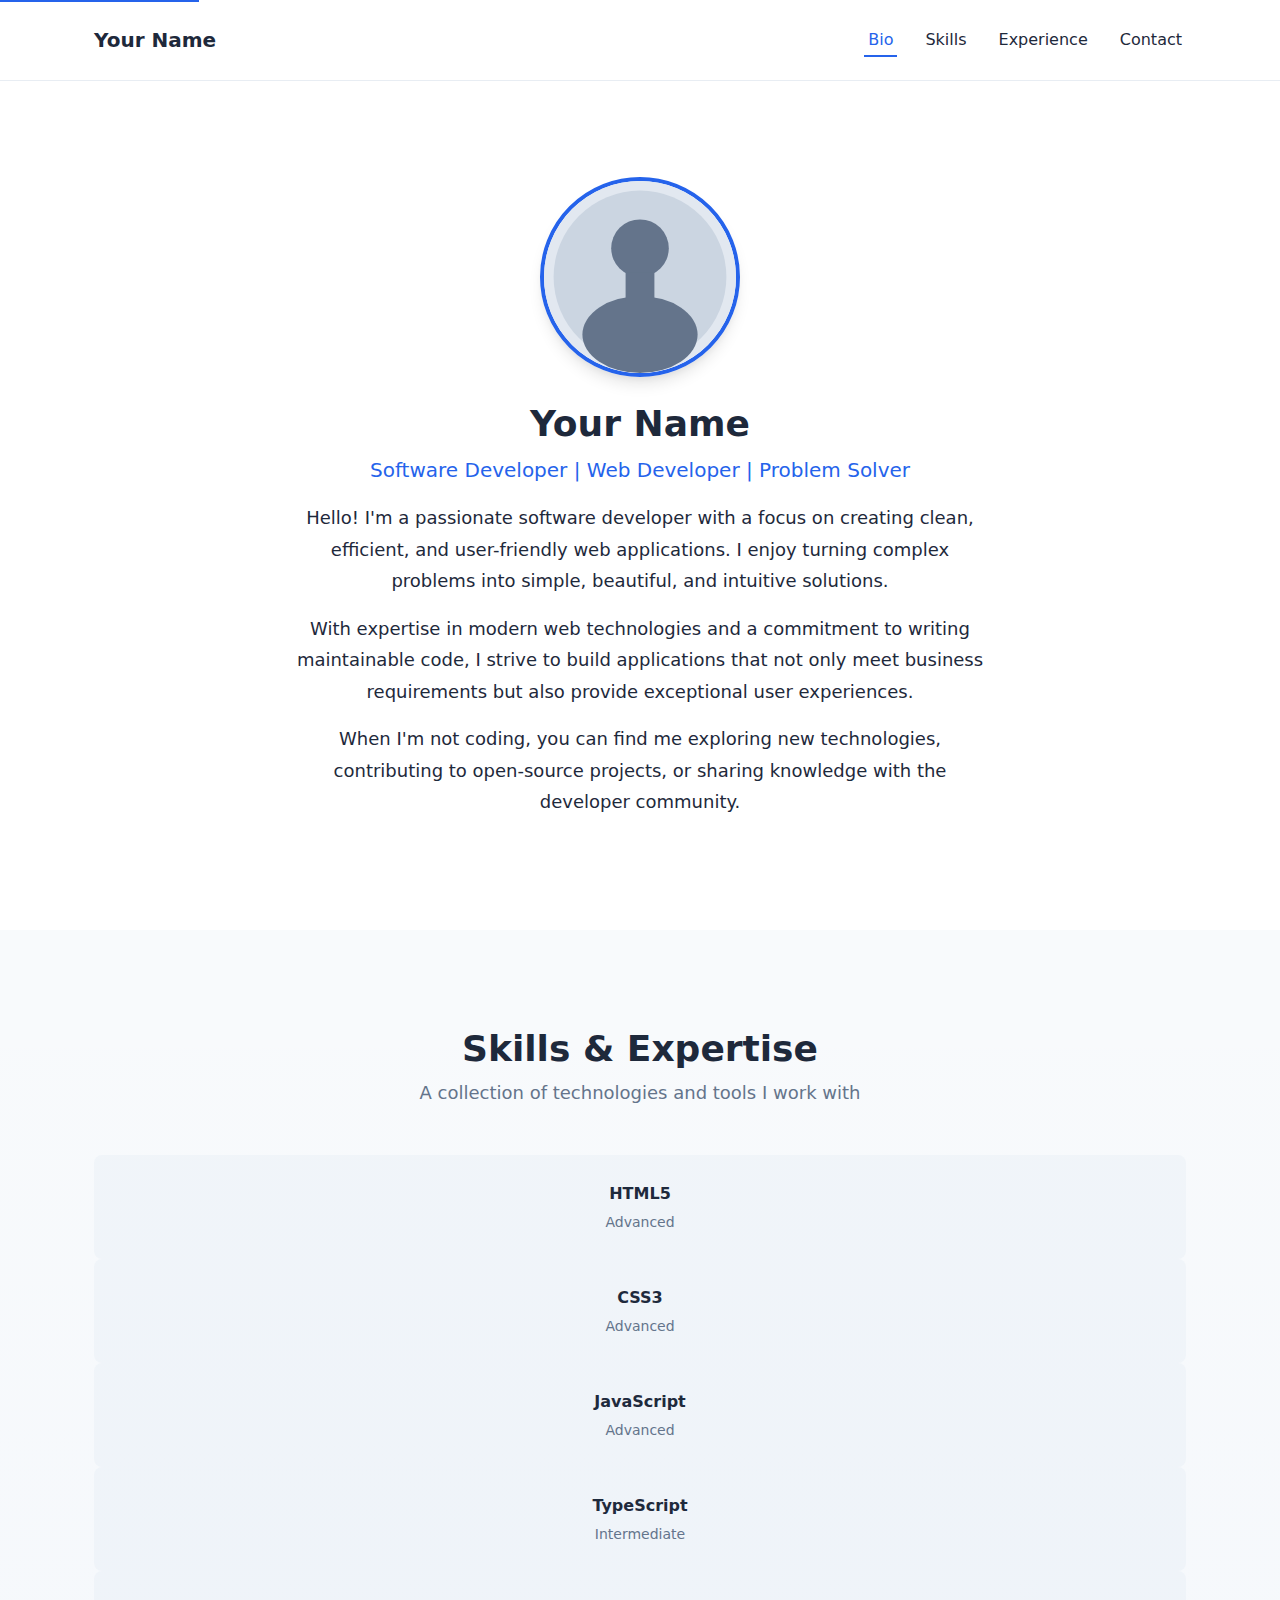
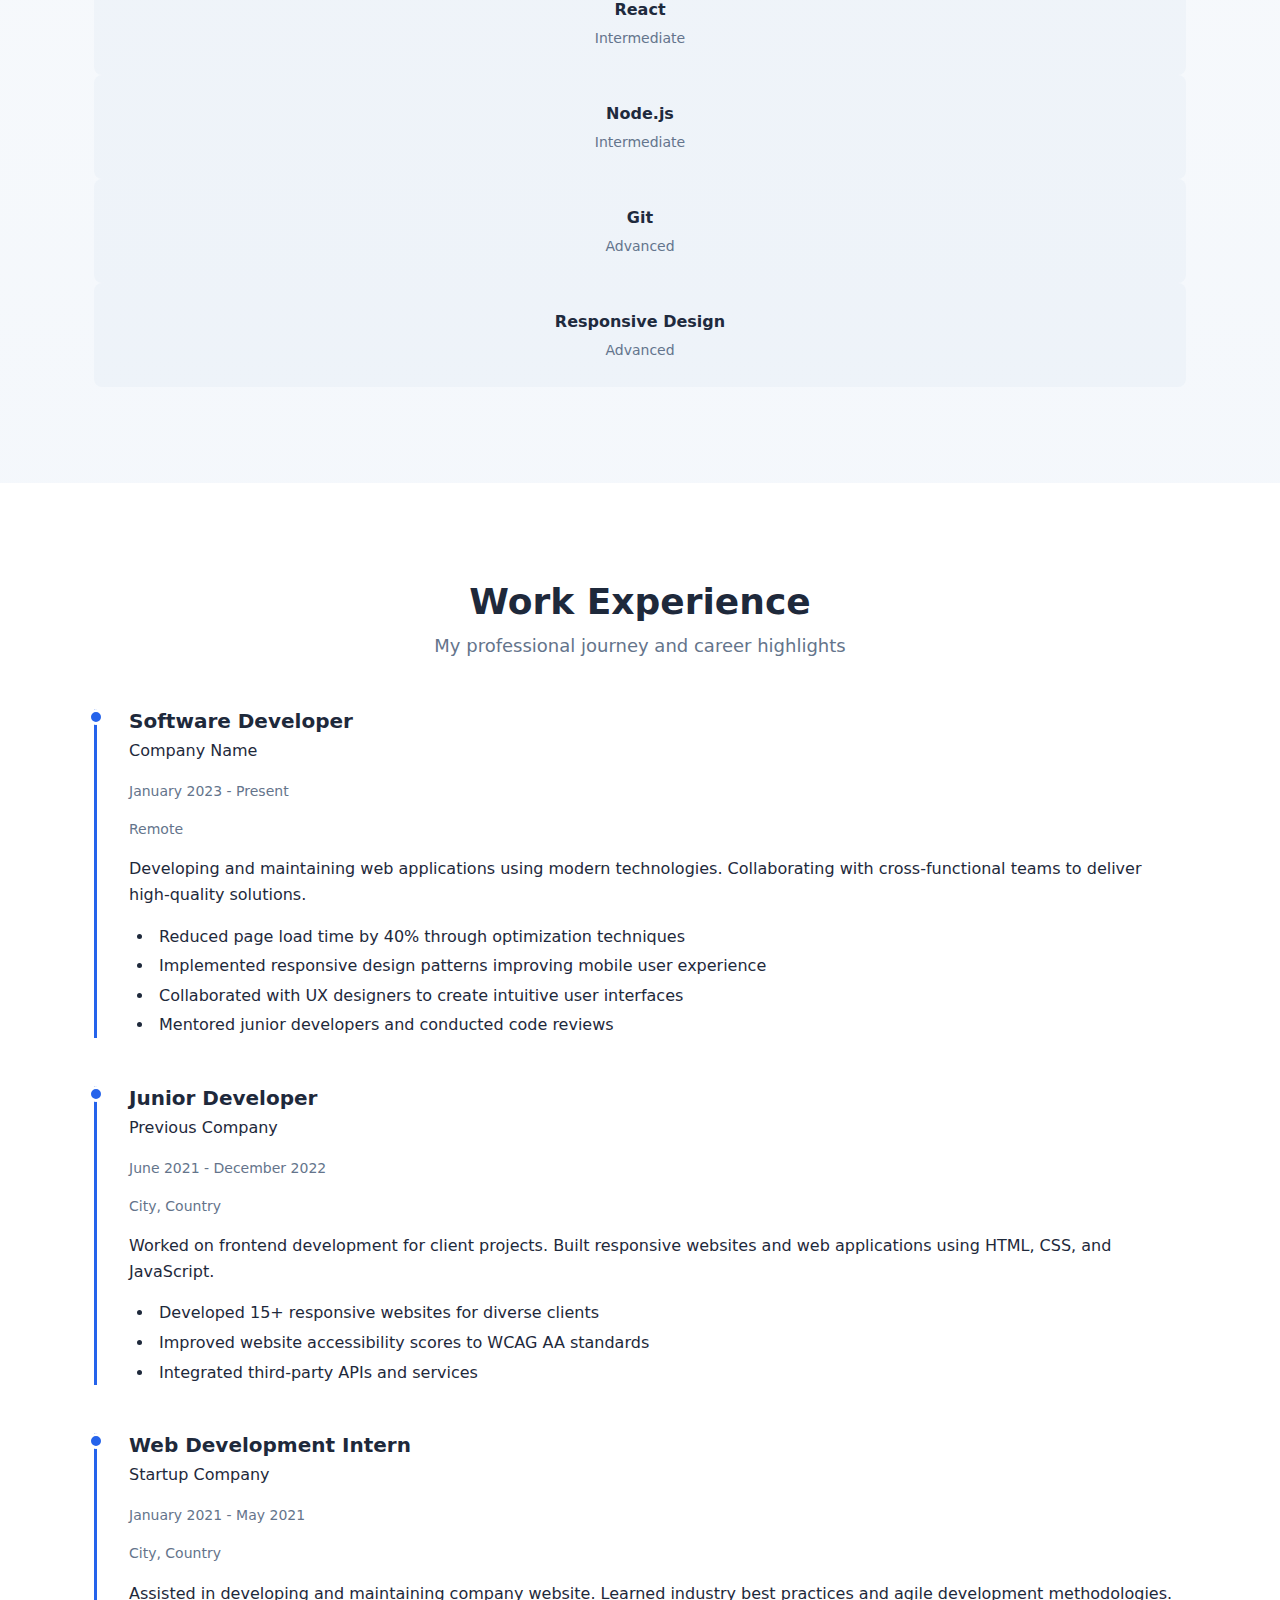
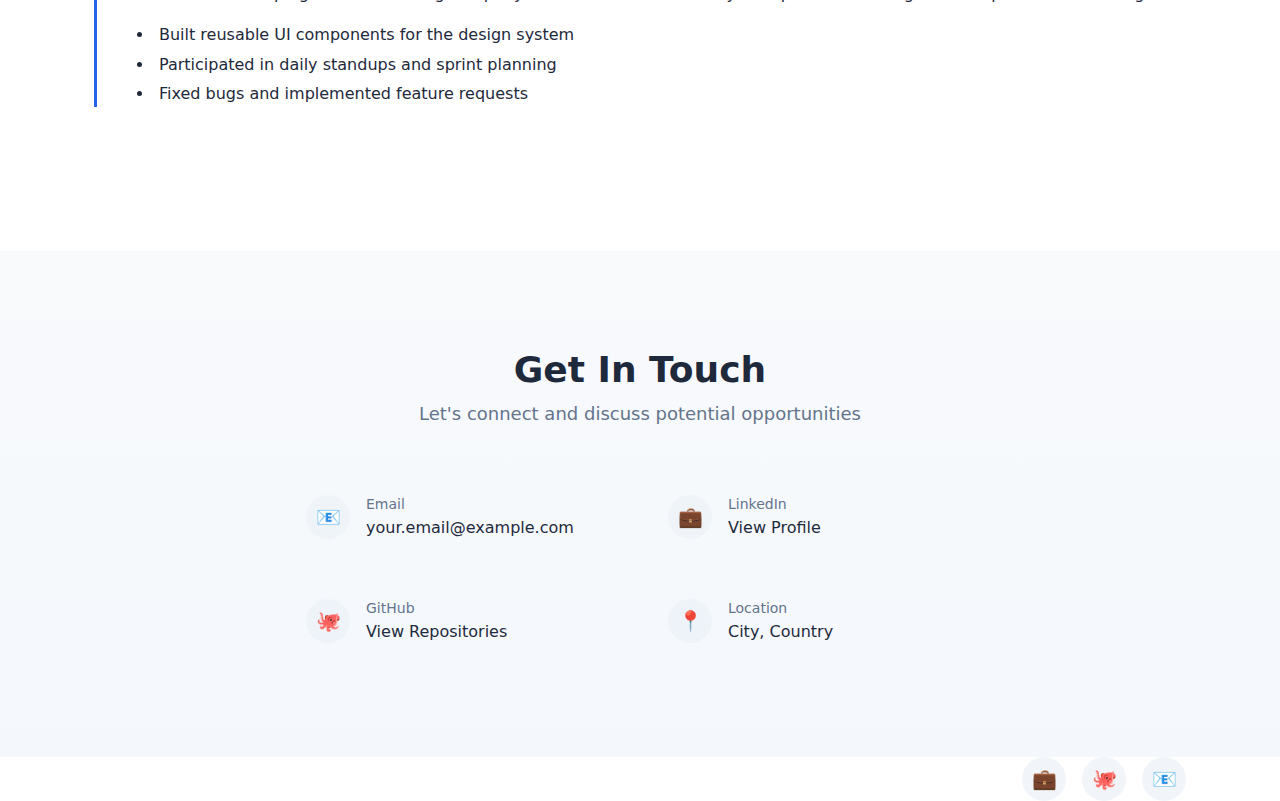
<file: index.html>
<!DOCTYPE html>
<html lang="en">
<head>
  <meta charset="UTF-8">
  <meta name="viewport" content="width=device-width, initial-scale=1.0">
  <meta name="description" content="Personal Portfolio Website - Showcase of professional background, skills, and experience">
  <meta name="author" content="Your Name">
  <title>Your Name - Portfolio</title>
  
  <!-- CSS Files -->
  <link rel="stylesheet" href="css/variables.css">
  <link rel="stylesheet" href="css/reset.css">
  <link rel="stylesheet" href="css/layout.css">
  <link rel="stylesheet" href="css/components.css">
  <link rel="stylesheet" href="css/responsive.css">
  
  <!-- Favicon (add your favicon later) -->
  <link rel="icon" href="assets/icons/favicon.ico" type="image/x-icon">
</head>
<body>
  <!-- Skip to content link for accessibility -->
  <a href="#main-content" class="skip-link">Skip to main content</a>
  
  <!-- Header and Navigation -->
  <header class="header" role="banner">
    <div class="container">
      <nav class="nav" role="navigation" aria-label="Main navigation">
        <a href="#" class="nav__brand">Your Name</a>
        
        <button class="nav__toggle" aria-label="Toggle navigation menu" aria-expanded="false">
          <span>☰</span>
        </button>
        
        <ul class="nav__list">
          <li><a href="#bio" class="nav__link" data-section="bio">Bio</a></li>
          <li><a href="#skills" class="nav__link" data-section="skills">Skills</a></li>
          <li><a href="#experience" class="nav__link" data-section="experience">Experience</a></li>
          <li><a href="#contact" class="nav__link" data-section="contact">Contact</a></li>
        </ul>
      </nav>
    </div>
  </header>
  
  <!-- Main Content -->
  <main id="main-content" role="main">
    
    <!-- Bio Section -->
    <section id="bio" class="section" aria-labelledby="bio-heading" data-section>
      <div class="container">
        <div class="bio">
          <!-- Profile Image - Replace with your actual image -->
          <img 
            src="assets/images/profile-placeholder.svg" 
            alt="Profile photo of Your Name" 
            class="bio__image"
            width="200" 
            height="200"
          >
          
          <div class="bio__content">
            <h1 id="bio-heading" class="bio__name">Your Name</h1>
            <p class="bio__title">Software Developer | Web Developer | Problem Solver</p>
            <div class="bio__description">
              <p>
                Hello! I'm a passionate software developer with a focus on creating clean, 
                efficient, and user-friendly web applications. I enjoy turning complex problems 
                into simple, beautiful, and intuitive solutions.
              </p>
              <p>
                With expertise in modern web technologies and a commitment to writing 
                maintainable code, I strive to build applications that not only meet 
                business requirements but also provide exceptional user experiences.
              </p>
              <p>
                When I'm not coding, you can find me exploring new technologies, contributing 
                to open-source projects, or sharing knowledge with the developer community.
              </p>
            </div>
          </div>
        </div>
      </div>
    </section>
    
    <!-- Skills Section -->
    <section id="skills" class="section section--alternate" aria-labelledby="skills-heading" data-section>
      <div class="container">
        <div class="section-heading">
          <h2 id="skills-heading" class="section-heading__title">Skills & Expertise</h2>
          <p class="section-heading__subtitle">
            A collection of technologies and tools I work with
          </p>
        </div>
        
        <div class="skills-grid grid--4-cols">
          <!-- Technical Skills -->
          <div class="skill-card" data-category="technical">
            <div class="skill-card__name">HTML5</div>
            <div class="skill-card__level">Advanced</div>
          </div>
          
          <div class="skill-card" data-category="technical">
            <div class="skill-card__name">CSS3</div>
            <div class="skill-card__level">Advanced</div>
          </div>
          
          <div class="skill-card" data-category="technical">
            <div class="skill-card__name">JavaScript</div>
            <div class="skill-card__level">Advanced</div>
          </div>
          
          <div class="skill-card" data-category="technical">
            <div class="skill-card__name">TypeScript</div>
            <div class="skill-card__level">Intermediate</div>
          </div>
          
          <div class="skill-card" data-category="technical">
            <div class="skill-card__name">React</div>
            <div class="skill-card__level">Intermediate</div>
          </div>
          
          <div class="skill-card" data-category="technical">
            <div class="skill-card__name">Node.js</div>
            <div class="skill-card__level">Intermediate</div>
          </div>
          
          <div class="skill-card" data-category="technical">
            <div class="skill-card__name">Git</div>
            <div class="skill-card__level">Advanced</div>
          </div>
          
          <div class="skill-card" data-category="technical">
            <div class="skill-card__name">Responsive Design</div>
            <div class="skill-card__level">Advanced</div>
          </div>
        </div>
      </div>
    </section>
    
    <!-- Experience Section -->
    <section id="experience" class="section" aria-labelledby="experience-heading" data-section>
      <div class="container">
        <div class="section-heading">
          <h2 id="experience-heading" class="section-heading__title">Work Experience</h2>
          <p class="section-heading__subtitle">
            My professional journey and career highlights
          </p>
        </div>
        
        <div class="experience-timeline">
          <!-- Experience Item 1 (Most Recent) -->
          <article class="experience-item">
            <header class="experience-item__header">
              <h3 class="experience-item__title">Software Developer</h3>
              <p class="experience-item__company">Company Name</p>
              <p class="experience-item__date">January 2023 - Present</p>
              <p class="experience-item__location">Remote</p>
            </header>
            
            <div class="experience-item__description">
              <p>
                Developing and maintaining web applications using modern technologies. 
                Collaborating with cross-functional teams to deliver high-quality solutions.
              </p>
            </div>
            
            <ul class="experience-item__achievements">
              <li>Reduced page load time by 40% through optimization techniques</li>
              <li>Implemented responsive design patterns improving mobile user experience</li>
              <li>Collaborated with UX designers to create intuitive user interfaces</li>
              <li>Mentored junior developers and conducted code reviews</li>
            </ul>
          </article>
          
          <!-- Experience Item 2 -->
          <article class="experience-item">
            <header class="experience-item__header">
              <h3 class="experience-item__title">Junior Developer</h3>
              <p class="experience-item__company">Previous Company</p>
              <p class="experience-item__date">June 2021 - December 2022</p>
              <p class="experience-item__location">City, Country</p>
            </header>
            
            <div class="experience-item__description">
              <p>
                Worked on frontend development for client projects. Built responsive websites 
                and web applications using HTML, CSS, and JavaScript.
              </p>
            </div>
            
            <ul class="experience-item__achievements">
              <li>Developed 15+ responsive websites for diverse clients</li>
              <li>Improved website accessibility scores to WCAG AA standards</li>
              <li>Integrated third-party APIs and services</li>
            </ul>
          </article>
          
          <!-- Experience Item 3 -->
          <article class="experience-item">
            <header class="experience-item__header">
              <h3 class="experience-item__title">Web Development Intern</h3>
              <p class="experience-item__company">Startup Company</p>
              <p class="experience-item__date">January 2021 - May 2021</p>
              <p class="experience-item__location">City, Country</p>
            </header>
            
            <div class="experience-item__description">
              <p>
                Assisted in developing and maintaining company website. Learned industry 
                best practices and agile development methodologies.
              </p>
            </div>
            
            <ul class="experience-item__achievements">
              <li>Built reusable UI components for the design system</li>
              <li>Participated in daily standups and sprint planning</li>
              <li>Fixed bugs and implemented feature requests</li>
            </ul>
          </article>
        </div>
      </div>
    </section>
    
    <!-- Contact Section -->
    <section id="contact" class="section section--alternate" aria-labelledby="contact-heading" data-section>
      <div class="container">
        <div class="section-heading">
          <h2 id="contact-heading" class="section-heading__title">Get In Touch</h2>
          <p class="section-heading__subtitle">
            Let's connect and discuss potential opportunities
          </p>
        </div>
        
        <div class="contact-grid">
          <!-- Email -->
          <a href="mailto:your.email@example.com" class="contact-link">
            <span class="contact-link__icon">📧</span>
            <span class="contact-link__text">
              <span class="contact-link__label">Email</span>
              <span class="contact-link__value">your.email@example.com</span>
            </span>
          </a>
          
          <!-- LinkedIn -->
          <a 
            href="https://linkedin.com/in/yourprofile" 
            class="contact-link"
            target="_blank"
            rel="noopener noreferrer"
          >
            <span class="contact-link__icon">💼</span>
            <span class="contact-link__text">
              <span class="contact-link__label">LinkedIn</span>
              <span class="contact-link__value">View Profile</span>
            </span>
          </a>
          
          <!-- GitHub -->
          <a 
            href="https://github.com/yourusername" 
            class="contact-link"
            target="_blank"
            rel="noopener noreferrer"
          >
            <span class="contact-link__icon">🐙</span>
            <span class="contact-link__text">
              <span class="contact-link__label">GitHub</span>
              <span class="contact-link__value">View Repositories</span>
            </span>
          </a>
          
          <!-- Location -->
          <div class="contact-link">
            <span class="contact-link__icon">📍</span>
            <span class="contact-link__text">
              <span class="contact-link__label">Location</span>
              <span class="contact-link__value">City, Country</span>
            </span>
          </div>
        </div>
      </div>
    </section>
    
  </main>
  
  <!-- Footer -->
  <footer class="footer" role="contentinfo">
    <div class="container">
      <div class="footer__content">
        <div class="footer__copyright">
          <p>&copy; 2026 Your Name. All rights reserved.</p>
        </div>
        
        <ul class="social-links">
          <li>
            <a 
              href="https://linkedin.com/in/yourprofile" 
              class="social-links__link"
              target="_blank"
              rel="noopener noreferrer"
              aria-label="LinkedIn"
            >
              💼
            </a>
          </li>
          <li>
            <a 
              href="https://github.com/yourusername" 
              class="social-links__link"
              target="_blank"
              rel="noopener noreferrer"
              aria-label="GitHub"
            >
              🐙
            </a>
          </li>
          <li>
            <a 
              href="mailto:your.email@example.com" 
              class="social-links__link"
              aria-label="Email"
            >
              📧
            </a>
          </li>
        </ul>
      </div>
    </div>
  </footer>
  
  <!-- JavaScript Files -->
  <script src="js/main.js" defer></script>
</body>
</html>
</file>
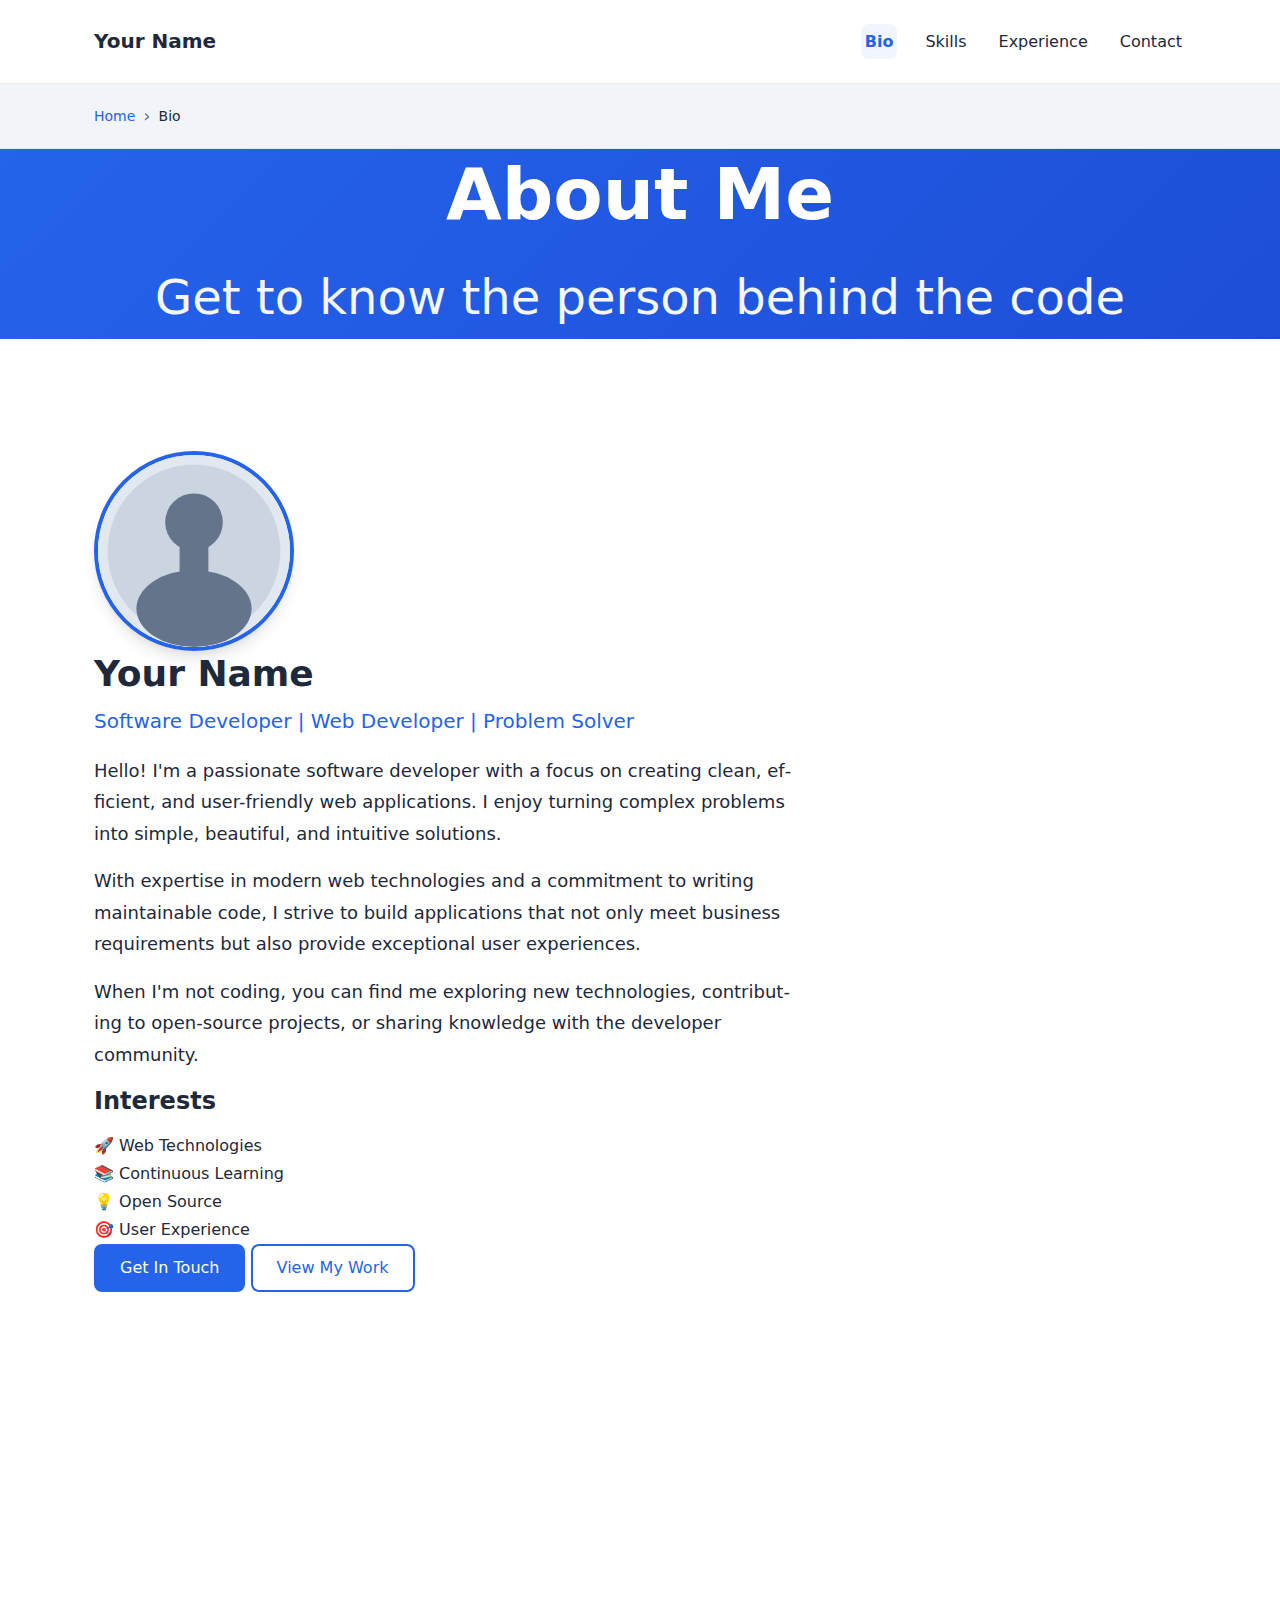
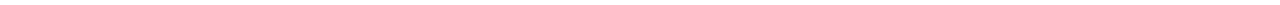
<file: bio.html>
<!DOCTYPE html>
<html lang="en">
<head>
  <meta charset="UTF-8">
  <meta name="viewport" content="width=device-width, initial-scale=1.0">
  <meta name="description" content="Learn more about me - my background, passion, and journey as a software developer">
  <meta name="author" content="Your Name">
  <title>About Me - Your Name | Portfolio</title>

  <!-- CSS Files -->
  <link rel="stylesheet" href="css/variables.css">
  <link rel="stylesheet" href="css/reset.css">
  <link rel="stylesheet" href="css/layout.css">
  <link rel="stylesheet" href="css/components.css">
  <link rel="stylesheet" href="css/responsive.css">
  <link rel="stylesheet" href="css/accessibility.css">

  <!-- Favicon -->
  <link rel="icon" href="assets/icons/favicon.ico" type="image/x-icon">
</head>
<body>
  <!-- Skip to content link for accessibility -->
  <a href="#main-content" class="skip-link">Skip to main content</a>

  <!-- Header and Navigation -->
  <header class="header" role="banner">
    <div class="container">
      <nav class="nav" role="navigation" aria-label="Main navigation">
        <a href="index.html" class="nav__brand">Your Name</a>

        <button class="nav__toggle" aria-label="Toggle navigation menu" aria-expanded="false">
          <svg class="nav__toggle-icon" width="24" height="24" aria-hidden="true">
            <use href="#icon-menu"></use>
          </svg>
        </button>

        <ul class="nav__list">
          <li><a href="bio.html" class="nav__link" aria-current="page">Bio</a></li>
          <li><a href="skills.html" class="nav__link">Skills</a></li>
          <li><a href="experience.html" class="nav__link">Experience</a></li>
          <li><a href="contact.html" class="nav__link">Contact</a></li>
        </ul>
      </nav>
    </div>
  </header>

  <!-- Breadcrumb Navigation -->
  <nav class="breadcrumb" aria-label="Breadcrumb">
    <div class="container">
      <ol class="breadcrumb__list">
        <li><a href="index.html">Home</a></li>
        <li><span aria-current="page">Bio</span></li>
      </ol>
    </div>
  </nav>

  <!-- Main Content -->
  <main id="main-content" role="main">

    <!-- Hero Section -->
    <section class="hero" aria-labelledby="hero-heading">
      <div class="container">
        <div class="hero__content">
          <h1 id="hero-heading" class="hero__title">About Me</h1>
          <p class="hero__subtitle">Get to know the person behind the code</p>
        </div>
      </div>
    </section>

    <!-- Bio Section -->
    <section id="bio" class="section" aria-labelledby="bio-heading">
      <div class="container">
        <div class="bio-grid">
          <!-- Profile Image -->
          <div class="bio__image-container">
            <img
              src="assets/images/profile-placeholder.svg"
              alt="Profile photo of Your Name"
              class="bio__image"
              width="400"
              height="400"
              loading="lazy"
            >
          </div>

          <!-- Bio Content -->
          <div class="bio__content">
            <h2 id="bio-heading" class="bio__name">Your Name</h2>
            <p class="bio__title">Software Developer | Web Developer | Problem Solver</p>
            
            <div class="bio__description">
              <p>
                Hello! I'm a passionate software developer with a focus on creating clean,
                efficient, and user-friendly web applications. I enjoy turning complex problems
                into simple, beautiful, and intuitive solutions.
              </p>
              <p>
                With expertise in modern web technologies and a commitment to writing
                maintainable code, I strive to build applications that not only meet
                business requirements but also provide exceptional user experiences.
              </p>
              <p>
                When I'm not coding, you can find me exploring new technologies, contributing
                to open-source projects, or sharing knowledge with the developer community.
              </p>
            </div>

            <div class="bio__interests">
              <h3 class="bio__interests-heading">Interests</h3>
              <ul class="bio__interests-list">
                <li>🚀 Web Technologies</li>
                <li>📚 Continuous Learning</li>
                <li>💡 Open Source</li>
                <li>🎯 User Experience</li>
              </ul>
            </div>

            <div class="bio__actions">
              <a href="contact.html" class="btn btn--primary">Get In Touch</a>
              <a href="experience.html" class="btn btn--secondary">View My Work</a>
            </div>
          </div>
        </div>
      </div>
    </section>

  </main>

  <!-- Footer -->
  <footer class="footer" role="contentinfo">
    <div class="container">
      <div class="footer__content">
        <div class="footer__main">
          <div class="footer__brand">
            <a href="index.html" class="footer__logo">Your Name</a>
            <p class="footer__tagline">Software Developer | Web Developer | Problem Solver</p>
          </div>
          
          <div class="footer__social">
            <h3 class="footer__social-heading">Connect With Me</h3>
            <ul class="footer__social-links">
              <li>
                <a
                  href="#"
                  class="footer__social-link"
                  target="_blank"
                  rel="noopener noreferrer"
                  aria-label="LinkedIn"
                >
                  <svg width="24" height="24" aria-hidden="true"><use href="#icon-linkedin"></use></svg>
                </a>
              </li>
              <li>
                <a
                  href="#"
                  class="footer__social-link"
                  target="_blank"
                  rel="noopener noreferrer"
                  aria-label="GitHub"
                >
                  <svg width="24" height="24" aria-hidden="true"><use href="#icon-github"></use></svg>
                </a>
              </li>
              <li>
                <a
                  href="mailto:your.email@example.com"
                  class="footer__social-link"
                  aria-label="Email"
                >
                  <svg width="24" height="24" aria-hidden="true"><use href="#icon-email"></use></svg>
                </a>
              </li>
            </ul>
          </div>
        </div>
        
        <div class="footer__bottom">
          <p class="footer__copyright">&copy; 2026 Your Name. All rights reserved.</p>
          <ul class="footer__legal">
            <li><a href="#" class="footer__legal-link">Privacy Policy</a></li>
            <li><a href="#" class="footer__legal-link">Terms of Service</a></li>
          </ul>
        </div>
      </div>
    </div>
  </footer>

  <!-- SVG Icon Sprites (Hidden) -->
  <svg style="position: absolute; width: 0; height: 0; overflow: hidden;" aria-hidden="true">
    <defs>
      <symbol id="icon-linkedin" viewBox="0 0 24 24" fill="currentColor">
        <path d="M20.447 20.452h-3.554v-5.569c0-1.328-.027-3.037-1.852-3.037-1.853 0-2.136 1.445-2.136 2.939v5.667H9.351V9h3.414v1.561h.046c.477-.9 1.637-1.85 3.37-1.85 3.601 0 4.267 2.37 4.267 5.455v6.286zM5.337 7.433c-1.144 0-2.063-.926-2.063-2.065 0-1.138.92-2.063 2.063-2.063 1.14 0 2.064.925 2.064 2.063 0 1.139-.925 2.065-2.064 2.065zm1.782 13.019H3.555V9h3.564v11.452zM22.225 0H1.771C.792 0 0 .774 0 1.729v20.542C0 23.227.792 24 1.771 24h20.451C23.2 24 24 23.227 24 22.271V1.729C24 .774 23.2 0 22.222 0h.003z"/>
      </symbol>
      <symbol id="icon-github" viewBox="0 0 24 24" fill="currentColor">
        <path d="M12 0c-6.626 0-12 5.373-12 12 0 5.302 3.438 9.8 8.207 11.387.599.111.793-.261.793-.577v-2.234c-3.338.726-4.033-1.416-4.033-1.416-.546-1.387-1.333-1.756-1.333-1.756-1.089-.745.083-.729.083-.729 1.205.084 1.839 1.237 1.839 1.237 1.07 1.834 2.807 1.304 3.492.997.107-.775.418-1.305.762-1.604-2.665-.305-5.467-1.334-5.467-5.931 0-1.311.469-2.381 1.236-3.221-.124-.303-.535-1.524.117-3.176 0 0 1.008-.322 3.301 1.23.957-.266 1.983-.399 3.003-.404 1.02.005 2.047.138 3.006.404 2.291-1.552 3.297-1.23 3.297-1.23.653 1.653.242 2.874.118 3.176.77.84 1.235 1.911 1.235 3.221 0 4.609-2.807 5.624-5.479 5.921.43.372.823 1.102.823 2.222v3.293c0 .319.192.694.801.576 4.765-1.589 8.199-6.086 8.199-11.386 0-6.627-5.373-12-12-12z"/>
      </symbol>
      <symbol id="icon-email" viewBox="0 0 24 24" fill="currentColor">
        <path d="M24 5.457v13.909c0 .904-.732 1.636-1.636 1.636h-3.819V11.73L12 16.64l-6.545-4.91v9.273H1.636A1.636 1.636 0 0 1 0 19.366V5.457c0-2.023 2.309-3.178 3.927-1.964L5.455 4.64 12 9.548l6.545-4.91 1.528-1.145C21.69 2.28 24 3.434 24 5.457z"/>
      </symbol>
      <symbol id="icon-location" viewBox="0 0 24 24" fill="currentColor">
        <path d="M12 0C7.029 0 3 4.029 3 9c0 5.25 7.953 12.785 8.291 13.104a.997.997 0 0 0 1.418 0C13.047 21.785 21 14.25 21 9c0-4.971-4.029-9-9-9zm0 12c-1.654 0-3-1.346-3-3s1.346-3 3-3 3 1.346 3 3-1.346 3-3 3z"/>
      </symbol>
      <symbol id="icon-menu" viewBox="0 0 24 24" fill="currentColor">
        <path d="M3 6h18v2H3V6zm0 5h18v2H3v-2zm0 5h18v2H3v-2z"/>
      </symbol>
      <symbol id="icon-close" viewBox="0 0 24 24" fill="currentColor">
        <path d="M19 6.41L17.59 5 12 10.59 6.41 5 5 6.41 10.59 12 5 17.59 6.41 19 12 13.41 17.59 19 19 17.59 13.41 12z"/>
      </symbol>
      <symbol id="icon-home" viewBox="0 0 24 24" fill="currentColor">
        <path d="M10 20v-6h4v6h5v-8h3L12 3 2 12h3v8z"/>
      </symbol>
      <symbol id="icon-arrow-right" viewBox="0 0 24 24" fill="currentColor">
        <path d="M12 4l-1.41 1.41L16.17 11H4v2h12.17l-5.58 5.59L12 20l8-8z"/>
      </symbol>
      <symbol id="icon-check" viewBox="0 0 24 24" fill="currentColor">
        <path d="M9 16.17L4.83 12l-1.42 1.41L9 19 21 7l-1.41-1.41z"/>
      </symbol>
    </defs>
  </svg>

  <!-- JavaScript Files -->
  <script src="js/main.js" defer></script>
  <script src="js/navigation.js" defer></script>
</body>
</html>
</file>
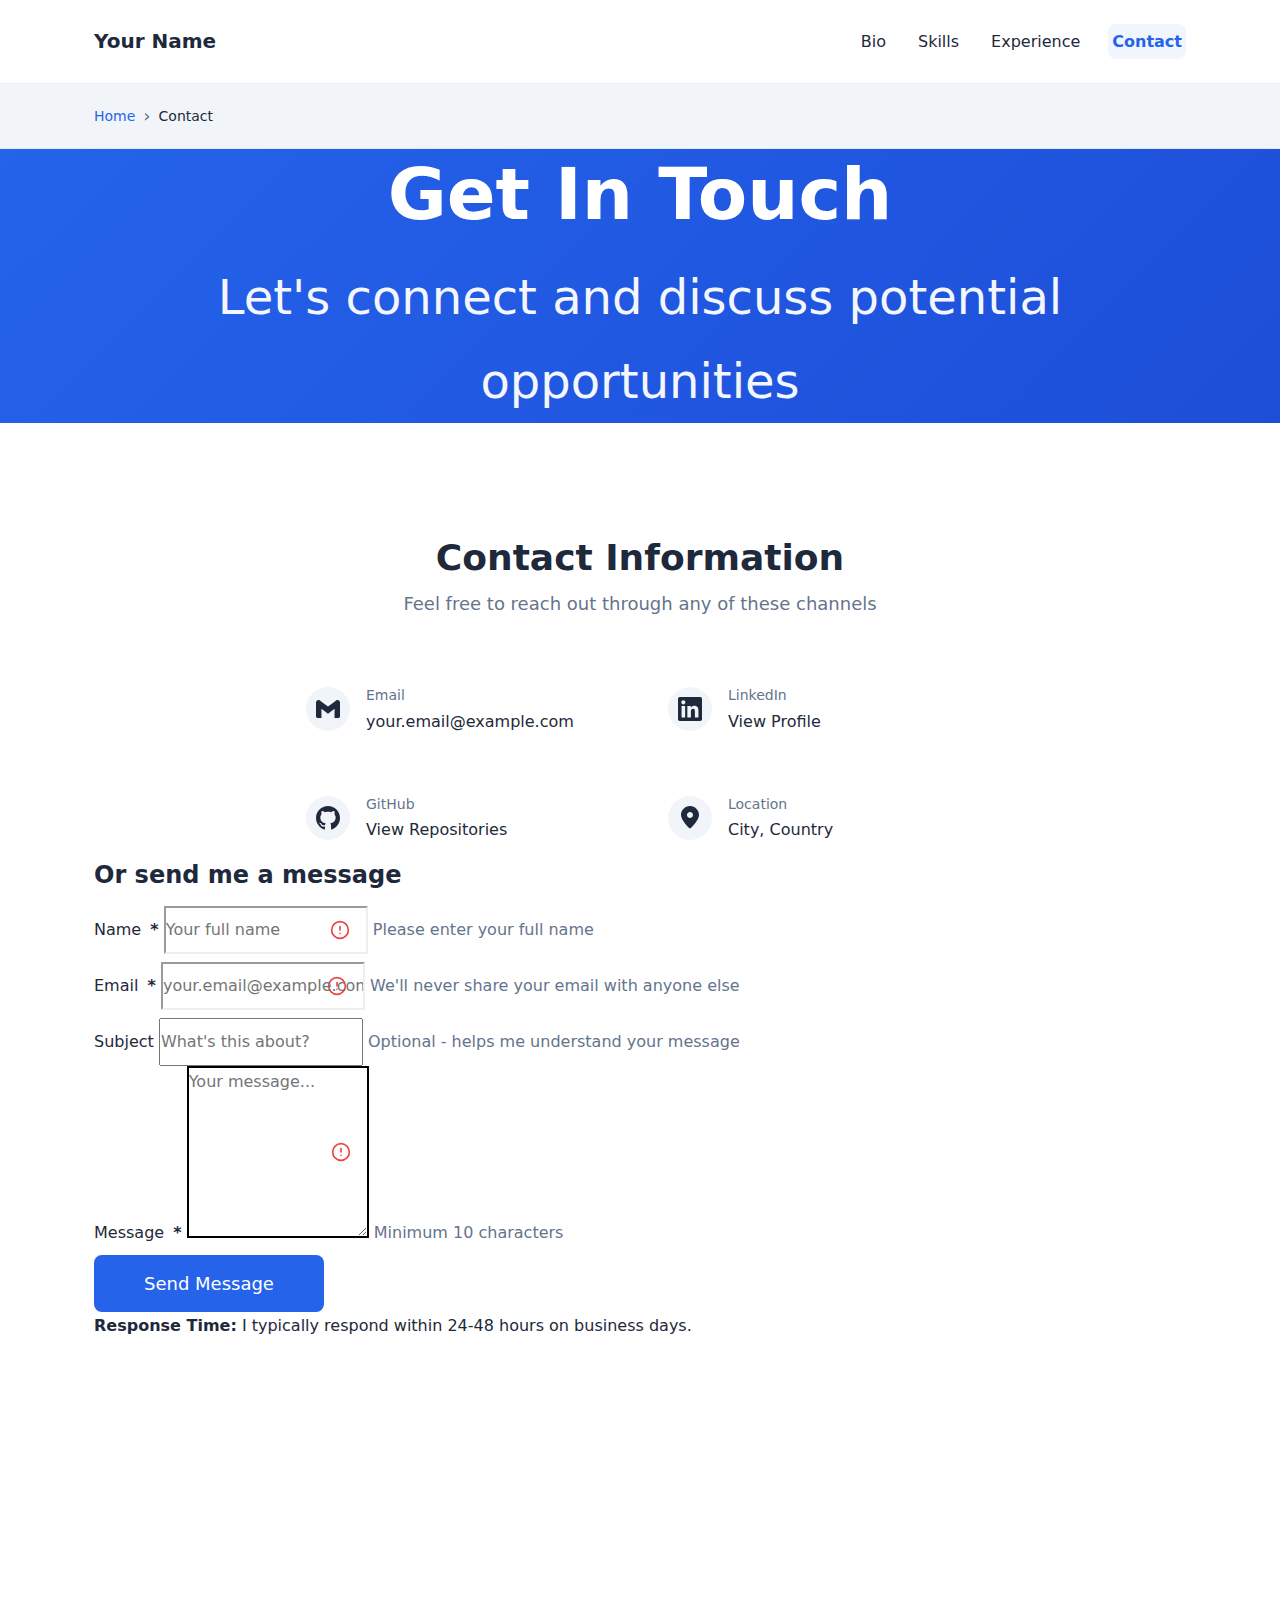
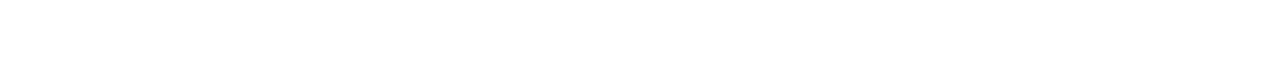
<file: contact.html>
<!DOCTYPE html>
<html lang="en">
<head>
  <meta charset="UTF-8">
  <meta name="viewport" content="width=device-width, initial-scale=1.0">
  <meta name="description" content="Get in touch - Contact information and ways to connect">
  <meta name="author" content="Your Name">
  <title>Contact - Your Name | Portfolio</title>

  <!-- CSS Files -->
  <link rel="stylesheet" href="css/variables.css">
  <link rel="stylesheet" href="css/reset.css">
  <link rel="stylesheet" href="css/layout.css">
  <link rel="stylesheet" href="css/components.css">
  <link rel="stylesheet" href="css/responsive.css">
  <link rel="stylesheet" href="css/accessibility.css">

  <!-- Favicon -->
  <link rel="icon" href="assets/icons/favicon.ico" type="image/x-icon">
</head>
<body>
  <!-- Skip to content link for accessibility -->
  <a href="#main-content" class="skip-link">Skip to main content</a>

  <!-- Header and Navigation -->
  <header class="header" role="banner">
    <div class="container">
      <nav class="nav" role="navigation" aria-label="Main navigation">
        <a href="index.html" class="nav__brand">Your Name</a>

        <button class="nav__toggle" aria-label="Toggle navigation menu" aria-expanded="false">
          <svg class="nav__toggle-icon" width="24" height="24" aria-hidden="true">
            <use href="#icon-menu"></use>
          </svg>
        </button>

        <ul class="nav__list">
          <li><a href="bio.html" class="nav__link">Bio</a></li>
          <li><a href="skills.html" class="nav__link">Skills</a></li>
          <li><a href="experience.html" class="nav__link">Experience</a></li>
          <li><a href="contact.html" class="nav__link" aria-current="page">Contact</a></li>
        </ul>
      </nav>
    </div>
  </header>

  <!-- Breadcrumb Navigation -->
  <nav class="breadcrumb" aria-label="Breadcrumb">
    <div class="container">
      <ol class="breadcrumb__list">
        <li><a href="index.html">Home</a></li>
        <li><span aria-current="page">Contact</span></li>
      </ol>
    </div>
  </nav>

  <!-- Main Content -->
  <main id="main-content" role="main">

    <!-- Hero Section -->
    <section class="hero" aria-labelledby="hero-heading">
      <div class="container">
        <div class="hero__content">
          <h1 id="hero-heading" class="hero__title">Get In Touch</h1>
          <p class="hero__subtitle">Let's connect and discuss potential opportunities</p>
        </div>
      </div>
    </section>

    <!-- Contact Section -->
    <section id="contact" class="section" aria-labelledby="contact-heading">
      <div class="container">
        <div class="section-heading">
          <h2 id="contact-heading" class="section-heading__title">Contact Information</h2>
          <p class="section-heading__subtitle">
            Feel free to reach out through any of these channels
          </p>
        </div>

        <div class="contact-grid">
          <!-- Email -->
          <a href="mailto:your.email@example.com" class="contact-link">
            <span class="contact-link__icon" aria-hidden="true">
              <svg width="24" height="24"><use href="#icon-email"></use></svg>
            </span>
            <span class="contact-link__text">
              <span class="contact-link__label">Email</span>
              <span class="contact-link__value">your.email@example.com</span>
            </span>
          </a>

          <!-- LinkedIn -->
          <a
            href="#"
            class="contact-link"
            target="_blank"
            rel="noopener noreferrer"
          >
            <span class="contact-link__icon" aria-hidden="true">
              <svg width="24" height="24"><use href="#icon-linkedin"></use></svg>
            </span>
            <span class="contact-link__text">
              <span class="contact-link__label">LinkedIn</span>
              <span class="contact-link__value">View Profile</span>
            </span>
          </a>

          <!-- GitHub -->
          <a
            href="#"
            class="contact-link"
            target="_blank"
            rel="noopener noreferrer"
          >
            <span class="contact-link__icon" aria-hidden="true">
              <svg width="24" height="24"><use href="#icon-github"></use></svg>
            </span>
            <span class="contact-link__text">
              <span class="contact-link__label">GitHub</span>
              <span class="contact-link__value">View Repositories</span>
            </span>
          </a>

          <!-- Location -->
          <div class="contact-link">
            <span class="contact-link__icon" aria-hidden="true">
              <svg width="24" height="24"><use href="#icon-location"></use></svg>
            </span>
            <span class="contact-link__text">
              <span class="contact-link__label">Location</span>
              <span class="contact-link__value">City, Country</span>
            </span>
          </div>
        </div>

        <!-- Contact Form -->
        <div class="contact-form-container">
          <h3 class="contact-form-heading">Or send me a message</h3>
          
          <form class="contact-form" action="#" method="POST" novalidate>
            <div class="form-group">
              <label for="name" class="form-label">
                Name
                <span class="required" aria-hidden="true">*</span>
              </label>
              <input 
                type="text" 
                id="name" 
                name="name" 
                class="form-input"
                required
                minlength="2"
                maxlength="100"
                aria-required="true"
                aria-describedby="name-error name-help"
                placeholder="Your full name"
                autocomplete="name"
              >
              <span id="name-help" class="form-help">Please enter your full name</span>
              <span id="name-error" class="form-error" role="alert" aria-live="polite"></span>
            </div>

            <div class="form-group">
              <label for="email" class="form-label">
                Email
                <span class="required" aria-hidden="true">*</span>
              </label>
              <input 
                type="email" 
                id="email" 
                name="email" 
                class="form-input"
                required
                aria-required="true"
                aria-describedby="email-error email-help"
                placeholder="your.email@example.com"
                autocomplete="email"
              >
              <span id="email-help" class="form-help">We'll never share your email with anyone else</span>
              <span id="email-error" class="form-error" role="alert" aria-live="polite"></span>
            </div>

            <div class="form-group">
              <label for="subject" class="form-label">Subject</label>
              <input 
                type="text" 
                id="subject" 
                name="subject" 
                class="form-input"
                maxlength="200"
                aria-describedby="subject-help"
                placeholder="What's this about?"
              >
              <span id="subject-help" class="form-help">Optional - helps me understand your message</span>
            </div>

            <div class="form-group">
              <label for="message" class="form-label">
                Message
                <span class="required" aria-hidden="true">*</span>
              </label>
              <textarea 
                id="message" 
                name="message" 
                class="form-input"
                rows="6"
                required
                minlength="10"
                maxlength="2000"
                aria-required="true"
                aria-describedby="message-error message-help"
                placeholder="Your message..."
              ></textarea>
              <span id="message-help" class="form-help">Minimum 10 characters</span>
              <span id="message-error" class="form-error" role="alert" aria-live="polite"></span>
            </div>

            <div class="form-actions">
              <button type="submit" class="btn btn--primary btn--large">
                <span class="btn__text">Send Message</span>
                <span class="btn__spinner" aria-hidden="true"></span>
              </button>
            </div>

            <!-- Success Message (hidden by default) -->
            <div class="form-success" role="status" hidden>
              <p>Thank you! Your message has been sent successfully.</p>
              <p>I'll get back to you within 24-48 hours.</p>
            </div>
          </form>
        </div>

        <!-- Response Time -->
        <div class="contact-response-time">
          <p>
            <strong>Response Time:</strong> I typically respond within 24-48 hours on business days.
          </p>
        </div>
      </div>
    </section>

  </main>

  <!-- Footer -->
  <footer class="footer" role="contentinfo">
    <div class="container">
      <div class="footer__content">
        <div class="footer__main">
          <div class="footer__brand">
            <a href="index.html" class="footer__logo">Your Name</a>
            <p class="footer__tagline">Software Developer | Web Developer | Problem Solver</p>
          </div>
          
          <div class="footer__social">
            <h3 class="footer__social-heading">Connect With Me</h3>
            <ul class="footer__social-links">
              <li>
                <a
                  href="#"
                  class="footer__social-link"
                  target="_blank"
                  rel="noopener noreferrer"
                  aria-label="LinkedIn"
                >
                  <svg width="24" height="24" aria-hidden="true"><use href="#icon-linkedin"></use></svg>
                </a>
              </li>
              <li>
                <a
                  href="#"
                  class="footer__social-link"
                  target="_blank"
                  rel="noopener noreferrer"
                  aria-label="GitHub"
                >
                  <svg width="24" height="24" aria-hidden="true"><use href="#icon-github"></use></svg>
                </a>
              </li>
              <li>
                <a
                  href="mailto:your.email@example.com"
                  class="footer__social-link"
                  aria-label="Email"
                >
                  <svg width="24" height="24" aria-hidden="true"><use href="#icon-email"></use></svg>
                </a>
              </li>
            </ul>
          </div>
        </div>
        
        <div class="footer__bottom">
          <p class="footer__copyright">&copy; 2026 Your Name. All rights reserved.</p>
          <ul class="footer__legal">
            <li><a href="#" class="footer__legal-link">Privacy Policy</a></li>
            <li><a href="#" class="footer__legal-link">Terms of Service</a></li>
          </ul>
        </div>
      </div>
    </div>
  </footer>

  <!-- SVG Icon Sprites (Hidden) -->
  <svg style="position: absolute; width: 0; height: 0; overflow: hidden;" aria-hidden="true">
    <defs>
      <symbol id="icon-linkedin" viewBox="0 0 24 24" fill="currentColor">
        <path d="M20.447 20.452h-3.554v-5.569c0-1.328-.027-3.037-1.852-3.037-1.853 0-2.136 1.445-2.136 2.939v5.667H9.351V9h3.414v1.561h.046c.477-.9 1.637-1.85 3.37-1.85 3.601 0 4.267 2.37 4.267 5.455v6.286zM5.337 7.433c-1.144 0-2.063-.926-2.063-2.065 0-1.138.92-2.063 2.063-2.063 1.14 0 2.064.925 2.064 2.063 0 1.139-.925 2.065-2.064 2.065zm1.782 13.019H3.555V9h3.564v11.452zM22.225 0H1.771C.792 0 0 .774 0 1.729v20.542C0 23.227.792 24 1.771 24h20.451C23.2 24 24 23.227 24 22.271V1.729C24 .774 23.2 0 22.222 0h.003z"/>
      </symbol>
      <symbol id="icon-github" viewBox="0 0 24 24" fill="currentColor">
        <path d="M12 0c-6.626 0-12 5.373-12 12 0 5.302 3.438 9.8 8.207 11.387.599.111.793-.261.793-.577v-2.234c-3.338.726-4.033-1.416-4.033-1.416-.546-1.387-1.333-1.756-1.333-1.756-1.089-.745.083-.729.083-.729 1.205.084 1.839 1.237 1.839 1.237 1.07 1.834 2.807 1.304 3.492.997.107-.775.418-1.305.762-1.604-2.665-.305-5.467-1.334-5.467-5.931 0-1.311.469-2.381 1.236-3.221-.124-.303-.535-1.524.117-3.176 0 0 1.008-.322 3.301 1.23.957-.266 1.983-.399 3.003-.404 1.02.005 2.047.138 3.006.404 2.291-1.552 3.297-1.23 3.297-1.23.653 1.653.242 2.874.118 3.176.77.84 1.235 1.911 1.235 3.221 0 4.609-2.807 5.624-5.479 5.921.43.372.823 1.102.823 2.222v3.293c0 .319.192.694.801.576 4.765-1.589 8.199-6.086 8.199-11.386 0-6.627-5.373-12-12-12z"/>
      </symbol>
      <symbol id="icon-email" viewBox="0 0 24 24" fill="currentColor">
        <path d="M24 5.457v13.909c0 .904-.732 1.636-1.636 1.636h-3.819V11.73L12 16.64l-6.545-4.91v9.273H1.636A1.636 1.636 0 0 1 0 19.366V5.457c0-2.023 2.309-3.178 3.927-1.964L5.455 4.64 12 9.548l6.545-4.91 1.528-1.145C21.69 2.28 24 3.434 24 5.457z"/>
      </symbol>
      <symbol id="icon-location" viewBox="0 0 24 24" fill="currentColor">
        <path d="M12 0C7.029 0 3 4.029 3 9c0 5.25 7.953 12.785 8.291 13.104a.997.997 0 0 0 1.418 0C13.047 21.785 21 14.25 21 9c0-4.971-4.029-9-9-9zm0 12c-1.654 0-3-1.346-3-3s1.346-3 3-3 3 1.346 3 3-1.346 3-3 3z"/>
      </symbol>
      <symbol id="icon-menu" viewBox="0 0 24 24" fill="currentColor">
        <path d="M3 6h18v2H3V6zm0 5h18v2H3v-2zm0 5h18v2H3v-2z"/>
      </symbol>
      <symbol id="icon-close" viewBox="0 0 24 24" fill="currentColor">
        <path d="M19 6.41L17.59 5 12 10.59 6.41 5 5 6.41 10.59 12 5 17.59 6.41 19 12 13.41 17.59 19 19 17.59 13.41 12z"/>
      </symbol>
      <symbol id="icon-home" viewBox="0 0 24 24" fill="currentColor">
        <path d="M10 20v-6h4v6h5v-8h3L12 3 2 12h3v8z"/>
      </symbol>
      <symbol id="icon-arrow-right" viewBox="0 0 24 24" fill="currentColor">
        <path d="M12 4l-1.41 1.41L16.17 11H4v2h12.17l-5.58 5.59L12 20l8-8z"/>
      </symbol>
      <symbol id="icon-check" viewBox="0 0 24 24" fill="currentColor">
        <path d="M9 16.17L4.83 12l-1.42 1.41L9 19 21 7l-1.41-1.41z"/>
      </symbol>
    </defs>
  </svg>

  <!-- JavaScript Files -->
  <script src="js/main.js" defer></script>
  <script src="js/navigation.js" defer></script>
</body>
</html>
</file>
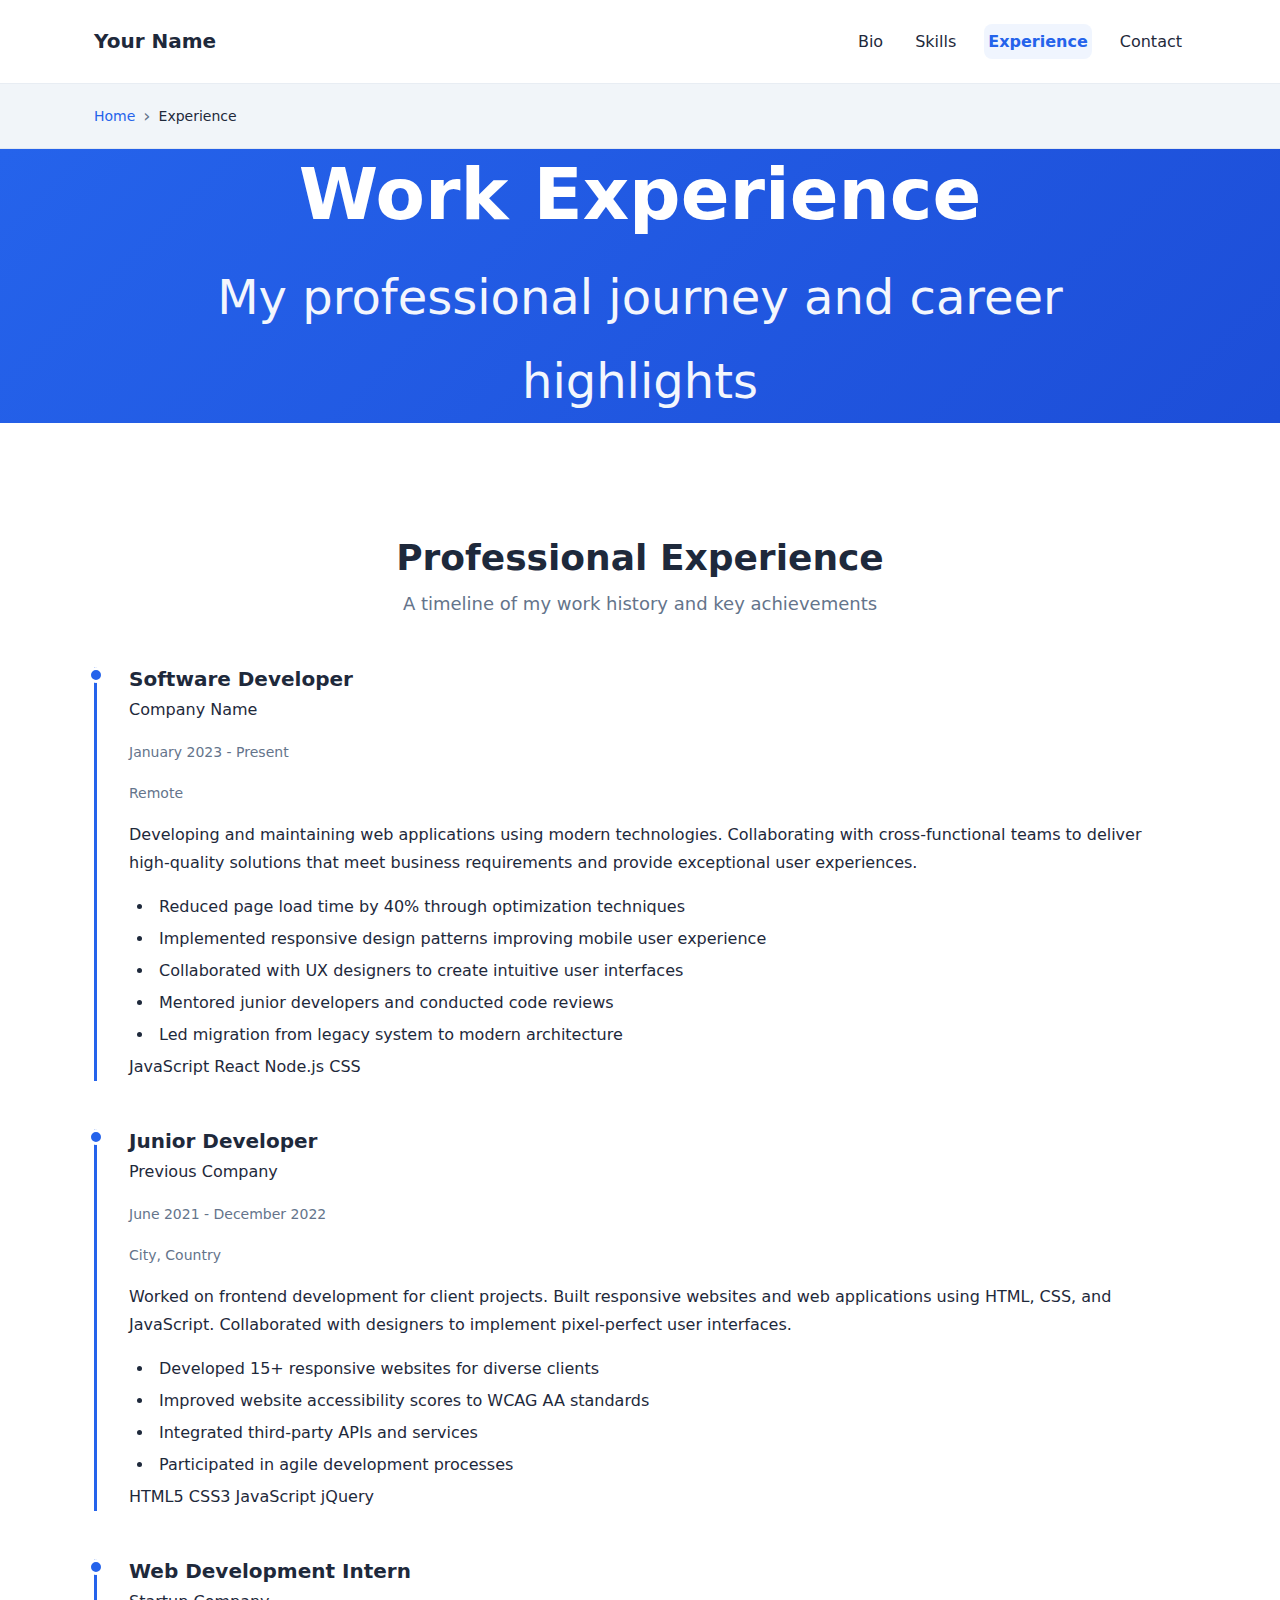
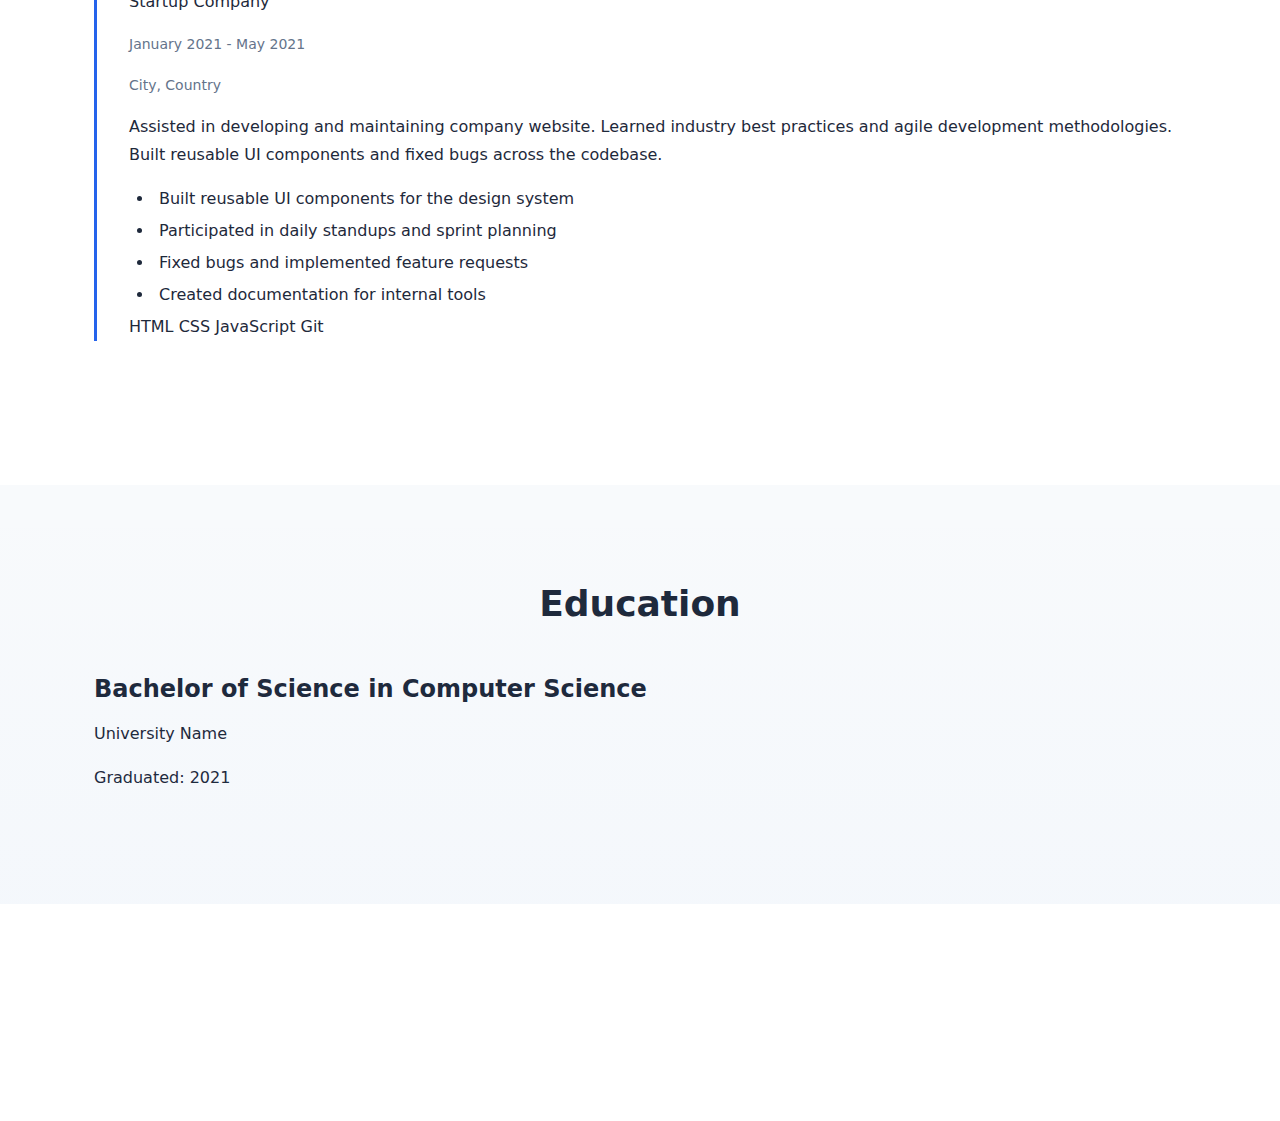
<file: experience.html>
<!DOCTYPE html>
<html lang="en">
<head>
  <meta charset="UTF-8">
  <meta name="viewport" content="width=device-width, initial-scale=1.0">
  <meta name="description" content="My professional work experience, projects, and career journey">
  <meta name="author" content="Your Name">
  <title>Experience - Your Name | Portfolio</title>

  <!-- CSS Files -->
  <link rel="stylesheet" href="css/variables.css">
  <link rel="stylesheet" href="css/reset.css">
  <link rel="stylesheet" href="css/layout.css">
  <link rel="stylesheet" href="css/components.css">
  <link rel="stylesheet" href="css/responsive.css">
  <link rel="stylesheet" href="css/accessibility.css">

  <!-- Favicon -->
  <link rel="icon" href="assets/icons/favicon.ico" type="image/x-icon">
</head>
<body>
  <!-- Skip to content link for accessibility -->
  <a href="#main-content" class="skip-link">Skip to main content</a>

  <!-- Header and Navigation -->
  <header class="header" role="banner">
    <div class="container">
      <nav class="nav" role="navigation" aria-label="Main navigation">
        <a href="index.html" class="nav__brand">Your Name</a>

        <button class="nav__toggle" aria-label="Toggle navigation menu" aria-expanded="false">
          <svg class="nav__toggle-icon" width="24" height="24" aria-hidden="true">
            <use href="#icon-menu"></use>
          </svg>
        </button>

        <ul class="nav__list">
          <li><a href="bio.html" class="nav__link">Bio</a></li>
          <li><a href="skills.html" class="nav__link">Skills</a></li>
          <li><a href="experience.html" class="nav__link" aria-current="page">Experience</a></li>
          <li><a href="contact.html" class="nav__link">Contact</a></li>
        </ul>
      </nav>
    </div>
  </header>

  <!-- Breadcrumb Navigation -->
  <nav class="breadcrumb" aria-label="Breadcrumb">
    <div class="container">
      <ol class="breadcrumb__list">
        <li><a href="index.html">Home</a></li>
        <li><span aria-current="page">Experience</span></li>
      </ol>
    </div>
  </nav>

  <!-- Main Content -->
  <main id="main-content" role="main">

    <!-- Hero Section -->
    <section class="hero" aria-labelledby="hero-heading">
      <div class="container">
        <div class="hero__content">
          <h1 id="hero-heading" class="hero__title">Work Experience</h1>
          <p class="hero__subtitle">My professional journey and career highlights</p>
        </div>
      </div>
    </section>

    <!-- Experience Section -->
    <section id="experience" class="section" aria-labelledby="experience-heading">
      <div class="container">
        <div class="section-heading">
          <h2 id="experience-heading" class="section-heading__title">Professional Experience</h2>
          <p class="section-heading__subtitle">
            A timeline of my work history and key achievements
          </p>
        </div>

        <div class="experience-timeline">
          <!-- Experience Item 1 (Most Recent) -->
          <article class="experience-item">
            <header class="experience-item__header">
              <div class="experience-item__meta">
                <h3 class="experience-item__title">Software Developer</h3>
                <p class="experience-item__company">Company Name</p>
              </div>
              <div class="experience-item__time">
                <p class="experience-item__date">January 2023 - Present</p>
                <p class="experience-item__location">Remote</p>
              </div>
            </header>

            <div class="experience-item__description">
              <p>
                Developing and maintaining web applications using modern technologies.
                Collaborating with cross-functional teams to deliver high-quality solutions
                that meet business requirements and provide exceptional user experiences.
              </p>
            </div>

            <ul class="experience-item__achievements">
              <li>Reduced page load time by 40% through optimization techniques</li>
              <li>Implemented responsive design patterns improving mobile user experience</li>
              <li>Collaborated with UX designers to create intuitive user interfaces</li>
              <li>Mentored junior developers and conducted code reviews</li>
              <li>Led migration from legacy system to modern architecture</li>
            </ul>

            <div class="experience-item__tags">
              <span class="tag">JavaScript</span>
              <span class="tag">React</span>
              <span class="tag">Node.js</span>
              <span class="tag">CSS</span>
            </div>
          </article>

          <!-- Experience Item 2 -->
          <article class="experience-item">
            <header class="experience-item__header">
              <div class="experience-item__meta">
                <h3 class="experience-item__title">Junior Developer</h3>
                <p class="experience-item__company">Previous Company</p>
              </div>
              <div class="experience-item__time">
                <p class="experience-item__date">June 2021 - December 2022</p>
                <p class="experience-item__location">City, Country</p>
              </div>
            </header>

            <div class="experience-item__description">
              <p>
                Worked on frontend development for client projects. Built responsive websites
                and web applications using HTML, CSS, and JavaScript. Collaborated with designers
                to implement pixel-perfect user interfaces.
              </p>
            </div>

            <ul class="experience-item__achievements">
              <li>Developed 15+ responsive websites for diverse clients</li>
              <li>Improved website accessibility scores to WCAG AA standards</li>
              <li>Integrated third-party APIs and services</li>
              <li>Participated in agile development processes</li>
            </ul>

            <div class="experience-item__tags">
              <span class="tag">HTML5</span>
              <span class="tag">CSS3</span>
              <span class="tag">JavaScript</span>
              <span class="tag">jQuery</span>
            </div>
          </article>

          <!-- Experience Item 3 -->
          <article class="experience-item">
            <header class="experience-item__header">
              <div class="experience-item__meta">
                <h3 class="experience-item__title">Web Development Intern</h3>
                <p class="experience-item__company">Startup Company</p>
              </div>
              <div class="experience-item__time">
                <p class="experience-item__date">January 2021 - May 2021</p>
                <p class="experience-item__location">City, Country</p>
              </div>
            </header>

            <div class="experience-item__description">
              <p>
                Assisted in developing and maintaining company website. Learned industry
                best practices and agile development methodologies. Built reusable UI
                components and fixed bugs across the codebase.
              </p>
            </div>

            <ul class="experience-item__achievements">
              <li>Built reusable UI components for the design system</li>
              <li>Participated in daily standups and sprint planning</li>
              <li>Fixed bugs and implemented feature requests</li>
              <li>Created documentation for internal tools</li>
            </ul>

            <div class="experience-item__tags">
              <span class="tag">HTML</span>
              <span class="tag">CSS</span>
              <span class="tag">JavaScript</span>
              <span class="tag">Git</span>
            </div>
          </article>
        </div>
      </div>
    </section>

    <!-- Education Section (Optional) -->
    <section class="section section--alternate" aria-labelledby="education-heading">
      <div class="container">
        <div class="section-heading">
          <h2 id="education-heading" class="section-heading__title">Education</h2>
        </div>

        <div class="education-list">
          <div class="education-item">
            <h3 class="education-item__degree">Bachelor of Science in Computer Science</h3>
            <p class="education-item__school">University Name</p>
            <p class="education-item__date">Graduated: 2021</p>
          </div>
        </div>
      </div>
    </section>

  </main>

  <!-- Footer -->
  <footer class="footer" role="contentinfo">
    <div class="container">
      <div class="footer__content">
        <div class="footer__main">
          <div class="footer__brand">
            <a href="index.html" class="footer__logo">Your Name</a>
            <p class="footer__tagline">Software Developer | Web Developer | Problem Solver</p>
          </div>
          
          <div class="footer__social">
            <h3 class="footer__social-heading">Connect With Me</h3>
            <ul class="footer__social-links">
              <li>
                <a
                  href="#"
                  class="footer__social-link"
                  target="_blank"
                  rel="noopener noreferrer"
                  aria-label="LinkedIn"
                >
                  <svg width="24" height="24" aria-hidden="true"><use href="#icon-linkedin"></use></svg>
                </a>
              </li>
              <li>
                <a
                  href="#"
                  class="footer__social-link"
                  target="_blank"
                  rel="noopener noreferrer"
                  aria-label="GitHub"
                >
                  <svg width="24" height="24" aria-hidden="true"><use href="#icon-github"></use></svg>
                </a>
              </li>
              <li>
                <a
                  href="mailto:your.email@example.com"
                  class="footer__social-link"
                  aria-label="Email"
                >
                  <svg width="24" height="24" aria-hidden="true"><use href="#icon-email"></use></svg>
                </a>
              </li>
            </ul>
          </div>
        </div>
        
        <div class="footer__bottom">
          <p class="footer__copyright">&copy; 2026 Your Name. All rights reserved.</p>
          <ul class="footer__legal">
            <li><a href="#" class="footer__legal-link">Privacy Policy</a></li>
            <li><a href="#" class="footer__legal-link">Terms of Service</a></li>
          </ul>
        </div>
      </div>
    </div>
  </footer>

  <!-- SVG Icon Sprites (Hidden) -->
  <svg style="position: absolute; width: 0; height: 0; overflow: hidden;" aria-hidden="true">
    <defs>
      <symbol id="icon-linkedin" viewBox="0 0 24 24" fill="currentColor">
        <path d="M20.447 20.452h-3.554v-5.569c0-1.328-.027-3.037-1.852-3.037-1.853 0-2.136 1.445-2.136 2.939v5.667H9.351V9h3.414v1.561h.046c.477-.9 1.637-1.85 3.37-1.85 3.601 0 4.267 2.37 4.267 5.455v6.286zM5.337 7.433c-1.144 0-2.063-.926-2.063-2.065 0-1.138.92-2.063 2.063-2.063 1.14 0 2.064.925 2.064 2.063 0 1.139-.925 2.065-2.064 2.065zm1.782 13.019H3.555V9h3.564v11.452zM22.225 0H1.771C.792 0 0 .774 0 1.729v20.542C0 23.227.792 24 1.771 24h20.451C23.2 24 24 23.227 24 22.271V1.729C24 .774 23.2 0 22.222 0h.003z"/>
      </symbol>
      <symbol id="icon-github" viewBox="0 0 24 24" fill="currentColor">
        <path d="M12 0c-6.626 0-12 5.373-12 12 0 5.302 3.438 9.8 8.207 11.387.599.111.793-.261.793-.577v-2.234c-3.338.726-4.033-1.416-4.033-1.416-.546-1.387-1.333-1.756-1.333-1.756-1.089-.745.083-.729.083-.729 1.205.084 1.839 1.237 1.839 1.237 1.07 1.834 2.807 1.304 3.492.997.107-.775.418-1.305.762-1.604-2.665-.305-5.467-1.334-5.467-5.931 0-1.311.469-2.381 1.236-3.221-.124-.303-.535-1.524.117-3.176 0 0 1.008-.322 3.301 1.23.957-.266 1.983-.399 3.003-.404 1.02.005 2.047.138 3.006.404 2.291-1.552 3.297-1.23 3.297-1.23.653 1.653.242 2.874.118 3.176.77.84 1.235 1.911 1.235 3.221 0 4.609-2.807 5.624-5.479 5.921.43.372.823 1.102.823 2.222v3.293c0 .319.192.694.801.576 4.765-1.589 8.199-6.086 8.199-11.386 0-6.627-5.373-12-12-12z"/>
      </symbol>
      <symbol id="icon-email" viewBox="0 0 24 24" fill="currentColor">
        <path d="M24 5.457v13.909c0 .904-.732 1.636-1.636 1.636h-3.819V11.73L12 16.64l-6.545-4.91v9.273H1.636A1.636 1.636 0 0 1 0 19.366V5.457c0-2.023 2.309-3.178 3.927-1.964L5.455 4.64 12 9.548l6.545-4.91 1.528-1.145C21.69 2.28 24 3.434 24 5.457z"/>
      </symbol>
      <symbol id="icon-location" viewBox="0 0 24 24" fill="currentColor">
        <path d="M12 0C7.029 0 3 4.029 3 9c0 5.25 7.953 12.785 8.291 13.104a.997.997 0 0 0 1.418 0C13.047 21.785 21 14.25 21 9c0-4.971-4.029-9-9-9zm0 12c-1.654 0-3-1.346-3-3s1.346-3 3-3 3 1.346 3 3-1.346 3-3 3z"/>
      </symbol>
      <symbol id="icon-menu" viewBox="0 0 24 24" fill="currentColor">
        <path d="M3 6h18v2H3V6zm0 5h18v2H3v-2zm0 5h18v2H3v-2z"/>
      </symbol>
      <symbol id="icon-close" viewBox="0 0 24 24" fill="currentColor">
        <path d="M19 6.41L17.59 5 12 10.59 6.41 5 5 6.41 10.59 12 5 17.59 6.41 19 12 13.41 17.59 19 19 17.59 13.41 12z"/>
      </symbol>
      <symbol id="icon-home" viewBox="0 0 24 24" fill="currentColor">
        <path d="M10 20v-6h4v6h5v-8h3L12 3 2 12h3v8z"/>
      </symbol>
      <symbol id="icon-arrow-right" viewBox="0 0 24 24" fill="currentColor">
        <path d="M12 4l-1.41 1.41L16.17 11H4v2h12.17l-5.58 5.59L12 20l8-8z"/>
      </symbol>
      <symbol id="icon-check" viewBox="0 0 24 24" fill="currentColor">
        <path d="M9 16.17L4.83 12l-1.42 1.41L9 19 21 7l-1.41-1.41z"/>
      </symbol>
    </defs>
  </svg>

  <!-- JavaScript Files -->
  <script src="js/main.js" defer></script>
  <script src="js/navigation.js" defer></script>
</body>
</html>
</file>
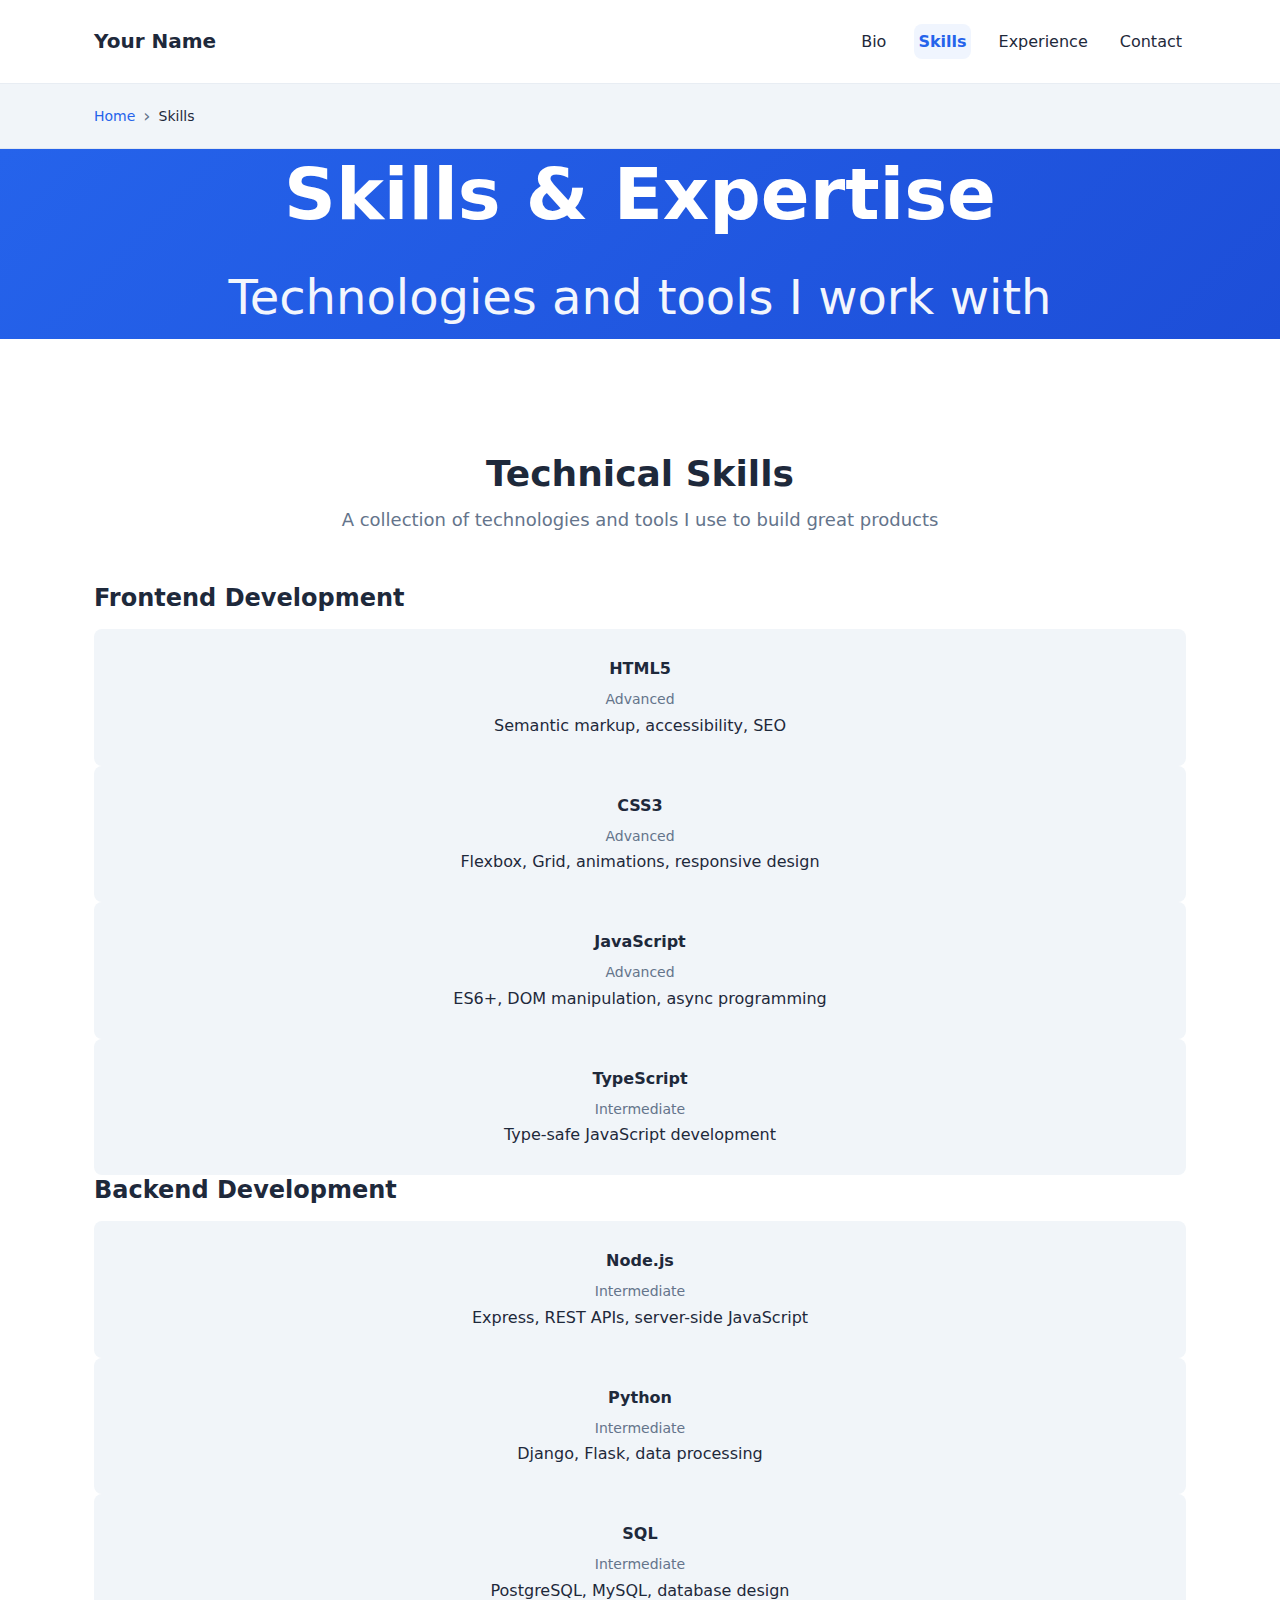
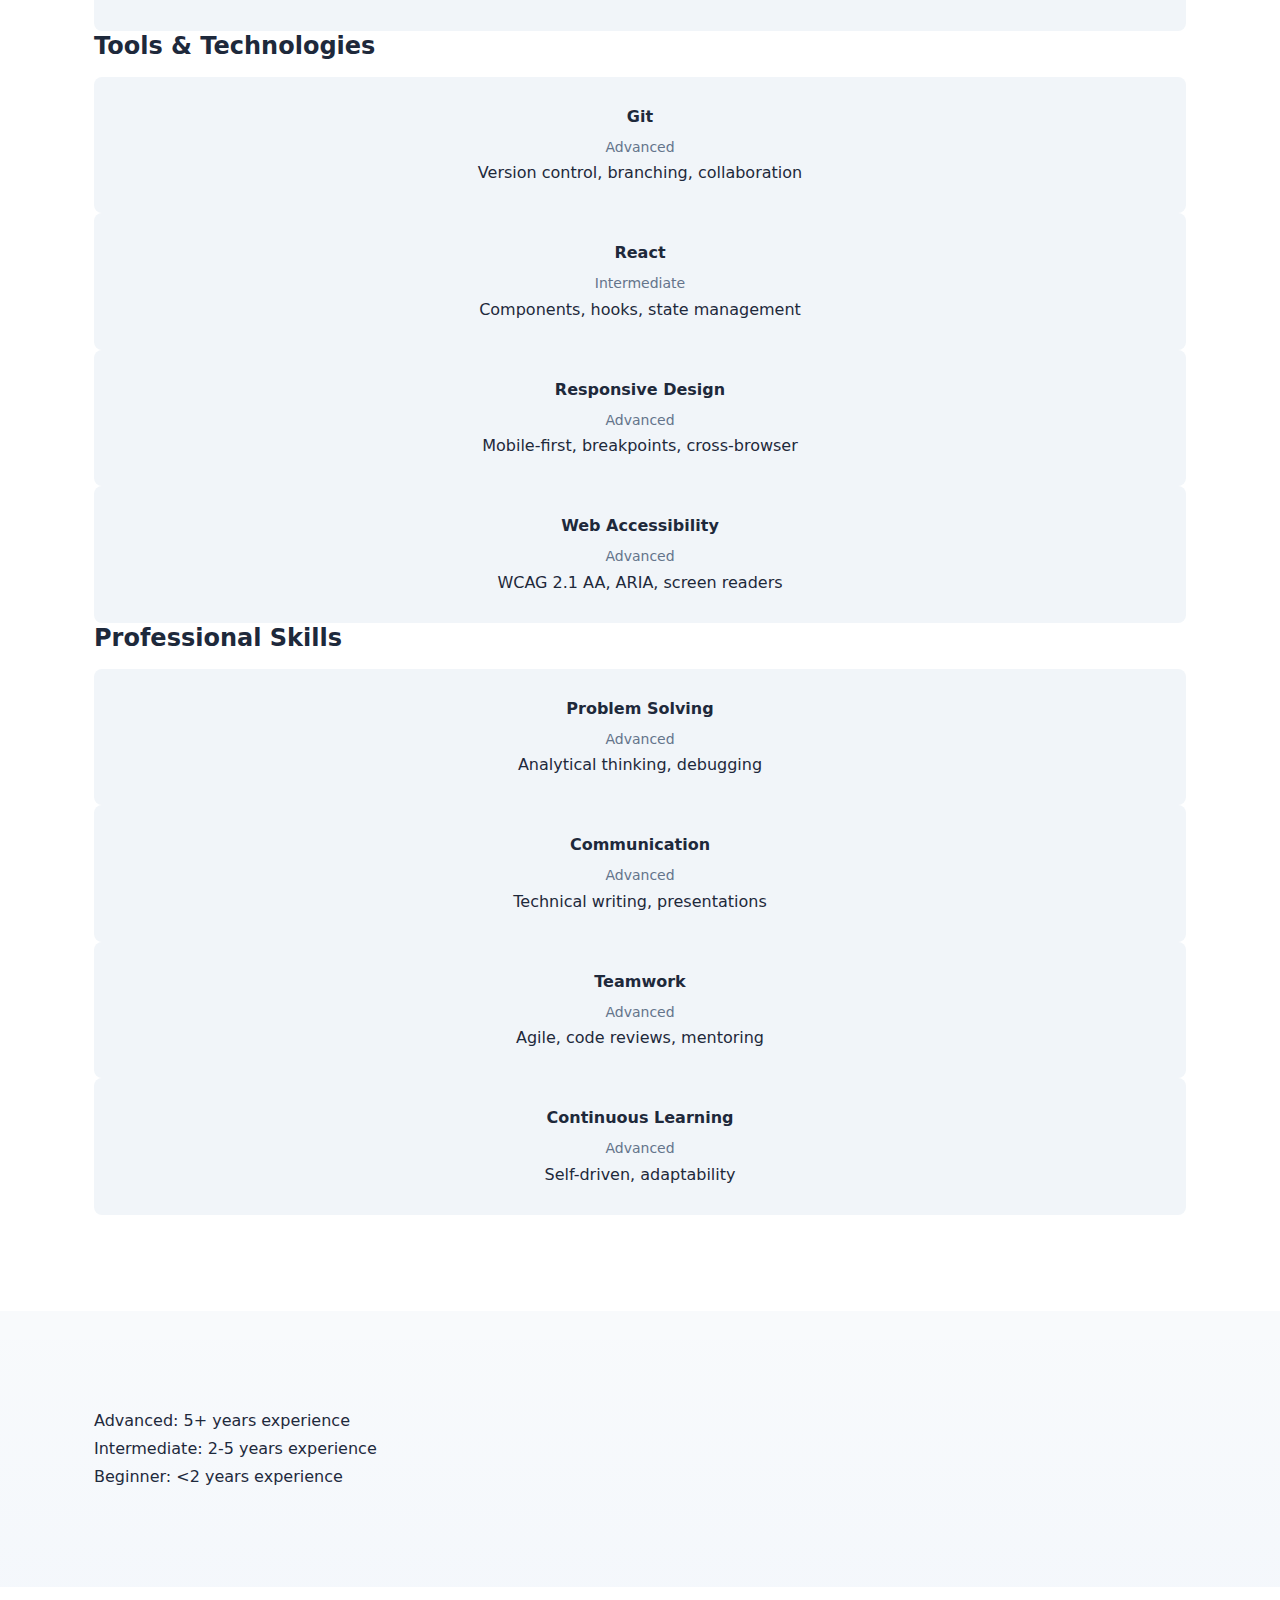
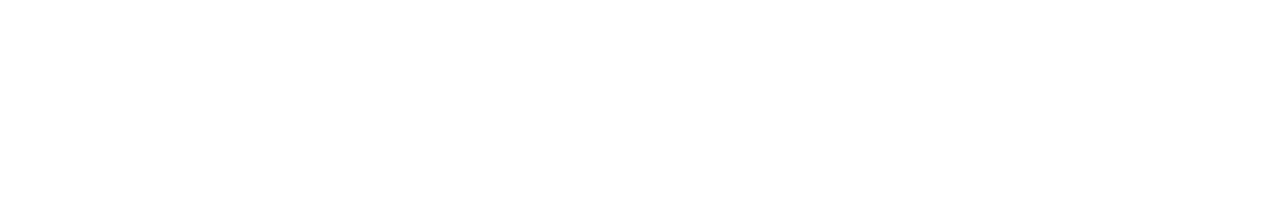
<file: skills.html>
<!DOCTYPE html>
<html lang="en">
<head>
  <meta charset="UTF-8">
  <meta name="viewport" content="width=device-width, initial-scale=1.0">
  <meta name="description" content="My technical skills and expertise - technologies, tools, and proficiencies">
  <meta name="author" content="Your Name">
  <title>Skills - Your Name | Portfolio</title>

  <!-- CSS Files -->
  <link rel="stylesheet" href="css/variables.css">
  <link rel="stylesheet" href="css/reset.css">
  <link rel="stylesheet" href="css/layout.css">
  <link rel="stylesheet" href="css/components.css">
  <link rel="stylesheet" href="css/responsive.css">
  <link rel="stylesheet" href="css/accessibility.css">

  <!-- Favicon -->
  <link rel="icon" href="assets/icons/favicon.ico" type="image/x-icon">
</head>
<body>
  <!-- Skip to content link for accessibility -->
  <a href="#main-content" class="skip-link">Skip to main content</a>

  <!-- Header and Navigation -->
  <header class="header" role="banner">
    <div class="container">
      <nav class="nav" role="navigation" aria-label="Main navigation">
        <a href="index.html" class="nav__brand">Your Name</a>

        <button class="nav__toggle" aria-label="Toggle navigation menu" aria-expanded="false">
          <svg class="nav__toggle-icon" width="24" height="24" aria-hidden="true">
            <use href="#icon-menu"></use>
          </svg>
        </button>

        <ul class="nav__list">
          <li><a href="bio.html" class="nav__link">Bio</a></li>
          <li><a href="skills.html" class="nav__link" aria-current="page">Skills</a></li>
          <li><a href="experience.html" class="nav__link">Experience</a></li>
          <li><a href="contact.html" class="nav__link">Contact</a></li>
        </ul>
      </nav>
    </div>
  </header>

  <!-- Breadcrumb Navigation -->
  <nav class="breadcrumb" aria-label="Breadcrumb">
    <div class="container">
      <ol class="breadcrumb__list">
        <li><a href="index.html">Home</a></li>
        <li><span aria-current="page">Skills</span></li>
      </ol>
    </div>
  </nav>

  <!-- Main Content -->
  <main id="main-content" role="main">

    <!-- Hero Section -->
    <section class="hero" aria-labelledby="hero-heading">
      <div class="container">
        <div class="hero__content">
          <h1 id="hero-heading" class="hero__title">Skills & Expertise</h1>
          <p class="hero__subtitle">Technologies and tools I work with</p>
        </div>
      </div>
    </section>

    <!-- Skills Section -->
    <section id="skills" class="section" aria-labelledby="skills-heading">
      <div class="container">
        <div class="section-heading">
          <h2 id="skills-heading" class="section-heading__title">Technical Skills</h2>
          <p class="section-heading__subtitle">
            A collection of technologies and tools I use to build great products
          </p>
        </div>

        <div class="skills-grid grid--4-cols">
          <!-- Frontend Development -->
          <div class="skill-category">
            <h3 class="skill-category__title">Frontend Development</h3>
            <div class="skill-card" data-category="frontend">
              <div class="skill-card__name">HTML5</div>
              <div class="skill-card__level">Advanced</div>
              <div class="skill-card__description">Semantic markup, accessibility, SEO</div>
            </div>

            <div class="skill-card" data-category="frontend">
              <div class="skill-card__name">CSS3</div>
              <div class="skill-card__level">Advanced</div>
              <div class="skill-card__description">Flexbox, Grid, animations, responsive design</div>
            </div>

            <div class="skill-card" data-category="frontend">
              <div class="skill-card__name">JavaScript</div>
              <div class="skill-card__level">Advanced</div>
              <div class="skill-card__description">ES6+, DOM manipulation, async programming</div>
            </div>

            <div class="skill-card" data-category="frontend">
              <div class="skill-card__name">TypeScript</div>
              <div class="skill-card__level">Intermediate</div>
              <div class="skill-card__description">Type-safe JavaScript development</div>
            </div>
          </div>

          <!-- Backend Development -->
          <div class="skill-category">
            <h3 class="skill-category__title">Backend Development</h3>
            <div class="skill-card" data-category="backend">
              <div class="skill-card__name">Node.js</div>
              <div class="skill-card__level">Intermediate</div>
              <div class="skill-card__description">Express, REST APIs, server-side JavaScript</div>
            </div>

            <div class="skill-card" data-category="backend">
              <div class="skill-card__name">Python</div>
              <div class="skill-card__level">Intermediate</div>
              <div class="skill-card__description">Django, Flask, data processing</div>
            </div>

            <div class="skill-card" data-category="backend">
              <div class="skill-card__name">SQL</div>
              <div class="skill-card__level">Intermediate</div>
              <div class="skill-card__description">PostgreSQL, MySQL, database design</div>
            </div>
          </div>

          <!-- Tools & Technologies -->
          <div class="skill-category">
            <h3 class="skill-category__title">Tools & Technologies</h3>
            <div class="skill-card" data-category="tools">
              <div class="skill-card__name">Git</div>
              <div class="skill-card__level">Advanced</div>
              <div class="skill-card__description">Version control, branching, collaboration</div>
            </div>

            <div class="skill-card" data-category="tools">
              <div class="skill-card__name">React</div>
              <div class="skill-card__level">Intermediate</div>
              <div class="skill-card__description">Components, hooks, state management</div>
            </div>

            <div class="skill-card" data-category="tools">
              <div class="skill-card__name">Responsive Design</div>
              <div class="skill-card__level">Advanced</div>
              <div class="skill-card__description">Mobile-first, breakpoints, cross-browser</div>
            </div>

            <div class="skill-card" data-category="tools">
              <div class="skill-card__name">Web Accessibility</div>
              <div class="skill-card__level">Advanced</div>
              <div class="skill-card__description">WCAG 2.1 AA, ARIA, screen readers</div>
            </div>
          </div>

          <!-- Soft Skills -->
          <div class="skill-category">
            <h3 class="skill-category__title">Professional Skills</h3>
            <div class="skill-card" data-category="soft">
              <div class="skill-card__name">Problem Solving</div>
              <div class="skill-card__level">Advanced</div>
              <div class="skill-card__description">Analytical thinking, debugging</div>
            </div>

            <div class="skill-card" data-category="soft">
              <div class="skill-card__name">Communication</div>
              <div class="skill-card__level">Advanced</div>
              <div class="skill-card__description">Technical writing, presentations</div>
            </div>

            <div class="skill-card" data-category="soft">
              <div class="skill-card__name">Teamwork</div>
              <div class="skill-card__level">Advanced</div>
              <div class="skill-card__description">Agile, code reviews, mentoring</div>
            </div>

            <div class="skill-card" data-category="soft">
              <div class="skill-card__name">Continuous Learning</div>
              <div class="skill-card__level">Advanced</div>
              <div class="skill-card__description">Self-driven, adaptability</div>
            </div>
          </div>
        </div>
      </div>
    </section>

    <!-- Proficiency Legend -->
    <section class="section section--alternate" aria-labelledby="legend-heading">
      <div class="container">
        <h2 id="legend-heading" class="sr-only">Proficiency Levels</h2>
        <div class="proficiency-legend">
          <div class="proficiency-legend__item">
            <span class="proficiency-legend__level proficiency-legend__level--advanced"></span>
            <span class="proficiency-legend__label">Advanced: 5+ years experience</span>
          </div>
          <div class="proficiency-legend__item">
            <span class="proficiency-legend__level proficiency-legend__level--intermediate"></span>
            <span class="proficiency-legend__label">Intermediate: 2-5 years experience</span>
          </div>
          <div class="proficiency-legend__item">
            <span class="proficiency-legend__level proficiency-legend__level--beginner"></span>
            <span class="proficiency-legend__label">Beginner: &lt;2 years experience</span>
          </div>
        </div>
      </div>
    </section>

  </main>

  <!-- Footer -->
  <footer class="footer" role="contentinfo">
    <div class="container">
      <div class="footer__content">
        <div class="footer__main">
          <div class="footer__brand">
            <a href="index.html" class="footer__logo">Your Name</a>
            <p class="footer__tagline">Software Developer | Web Developer | Problem Solver</p>
          </div>
          
          <div class="footer__social">
            <h3 class="footer__social-heading">Connect With Me</h3>
            <ul class="footer__social-links">
              <li>
                <a
                  href="#"
                  class="footer__social-link"
                  target="_blank"
                  rel="noopener noreferrer"
                  aria-label="LinkedIn"
                >
                  <svg width="24" height="24" aria-hidden="true"><use href="#icon-linkedin"></use></svg>
                </a>
              </li>
              <li>
                <a
                  href="#"
                  class="footer__social-link"
                  target="_blank"
                  rel="noopener noreferrer"
                  aria-label="GitHub"
                >
                  <svg width="24" height="24" aria-hidden="true"><use href="#icon-github"></use></svg>
                </a>
              </li>
              <li>
                <a
                  href="mailto:your.email@example.com"
                  class="footer__social-link"
                  aria-label="Email"
                >
                  <svg width="24" height="24" aria-hidden="true"><use href="#icon-email"></use></svg>
                </a>
              </li>
            </ul>
          </div>
        </div>
        
        <div class="footer__bottom">
          <p class="footer__copyright">&copy; 2026 Your Name. All rights reserved.</p>
          <ul class="footer__legal">
            <li><a href="#" class="footer__legal-link">Privacy Policy</a></li>
            <li><a href="#" class="footer__legal-link">Terms of Service</a></li>
          </ul>
        </div>
      </div>
    </div>
  </footer>

  <!-- SVG Icon Sprites (Hidden) -->
  <svg style="position: absolute; width: 0; height: 0; overflow: hidden;" aria-hidden="true">
    <defs>
      <symbol id="icon-linkedin" viewBox="0 0 24 24" fill="currentColor">
        <path d="M20.447 20.452h-3.554v-5.569c0-1.328-.027-3.037-1.852-3.037-1.853 0-2.136 1.445-2.136 2.939v5.667H9.351V9h3.414v1.561h.046c.477-.9 1.637-1.85 3.37-1.85 3.601 0 4.267 2.37 4.267 5.455v6.286zM5.337 7.433c-1.144 0-2.063-.926-2.063-2.065 0-1.138.92-2.063 2.063-2.063 1.14 0 2.064.925 2.064 2.063 0 1.139-.925 2.065-2.064 2.065zm1.782 13.019H3.555V9h3.564v11.452zM22.225 0H1.771C.792 0 0 .774 0 1.729v20.542C0 23.227.792 24 1.771 24h20.451C23.2 24 24 23.227 24 22.271V1.729C24 .774 23.2 0 22.222 0h.003z"/>
      </symbol>
      <symbol id="icon-github" viewBox="0 0 24 24" fill="currentColor">
        <path d="M12 0c-6.626 0-12 5.373-12 12 0 5.302 3.438 9.8 8.207 11.387.599.111.793-.261.793-.577v-2.234c-3.338.726-4.033-1.416-4.033-1.416-.546-1.387-1.333-1.756-1.333-1.756-1.089-.745.083-.729.083-.729 1.205.084 1.839 1.237 1.839 1.237 1.07 1.834 2.807 1.304 3.492.997.107-.775.418-1.305.762-1.604-2.665-.305-5.467-1.334-5.467-5.931 0-1.311.469-2.381 1.236-3.221-.124-.303-.535-1.524.117-3.176 0 0 1.008-.322 3.301 1.23.957-.266 1.983-.399 3.003-.404 1.02.005 2.047.138 3.006.404 2.291-1.552 3.297-1.23 3.297-1.23.653 1.653.242 2.874.118 3.176.77.84 1.235 1.911 1.235 3.221 0 4.609-2.807 5.624-5.479 5.921.43.372.823 1.102.823 2.222v3.293c0 .319.192.694.801.576 4.765-1.589 8.199-6.086 8.199-11.386 0-6.627-5.373-12-12-12z"/>
      </symbol>
      <symbol id="icon-email" viewBox="0 0 24 24" fill="currentColor">
        <path d="M24 5.457v13.909c0 .904-.732 1.636-1.636 1.636h-3.819V11.73L12 16.64l-6.545-4.91v9.273H1.636A1.636 1.636 0 0 1 0 19.366V5.457c0-2.023 2.309-3.178 3.927-1.964L5.455 4.64 12 9.548l6.545-4.91 1.528-1.145C21.69 2.28 24 3.434 24 5.457z"/>
      </symbol>
      <symbol id="icon-location" viewBox="0 0 24 24" fill="currentColor">
        <path d="M12 0C7.029 0 3 4.029 3 9c0 5.25 7.953 12.785 8.291 13.104a.997.997 0 0 0 1.418 0C13.047 21.785 21 14.25 21 9c0-4.971-4.029-9-9-9zm0 12c-1.654 0-3-1.346-3-3s1.346-3 3-3 3 1.346 3 3-1.346 3-3 3z"/>
      </symbol>
      <symbol id="icon-menu" viewBox="0 0 24 24" fill="currentColor">
        <path d="M3 6h18v2H3V6zm0 5h18v2H3v-2zm0 5h18v2H3v-2z"/>
      </symbol>
      <symbol id="icon-close" viewBox="0 0 24 24" fill="currentColor">
        <path d="M19 6.41L17.59 5 12 10.59 6.41 5 5 6.41 10.59 12 5 17.59 6.41 19 12 13.41 17.59 19 19 17.59 13.41 12z"/>
      </symbol>
      <symbol id="icon-home" viewBox="0 0 24 24" fill="currentColor">
        <path d="M10 20v-6h4v6h5v-8h3L12 3 2 12h3v8z"/>
      </symbol>
      <symbol id="icon-arrow-right" viewBox="0 0 24 24" fill="currentColor">
        <path d="M12 4l-1.41 1.41L16.17 11H4v2h12.17l-5.58 5.59L12 20l8-8z"/>
      </symbol>
      <symbol id="icon-check" viewBox="0 0 24 24" fill="currentColor">
        <path d="M9 16.17L4.83 12l-1.42 1.41L9 19 21 7l-1.41-1.41z"/>
      </symbol>
    </defs>
  </svg>

  <!-- JavaScript Files -->
  <script src="js/main.js" defer></script>
  <script src="js/navigation.js" defer></script>
</body>
</html>
</file>
<file: css/variables.css>
/* ==========================================================================
   CSS Custom Properties (Design Tokens)
   ========================================================================== */

:root {
  /* -----------------------------------------------------------------------
     Colors
     ----------------------------------------------------------------------- */
  /* Primary - Main brand color */
  --color-primary: #2563eb;
  --color-primary-dark: #1d4ed8;
  --color-primary-light: #3b82f6;
  
  /* Secondary - Supporting color */
  --color-secondary: #64748b;
  --color-secondary-dark: #475569;
  --color-secondary-light: #94a3b8;
  
  /* Accent - Highlight color */
  --color-accent: #f59e0b;
  --color-accent-dark: #d97706;
  --color-accent-light: #fbbf24;
  
  /* Background colors */
  --color-background: #ffffff;
  --color-background-alt: #f8fafc;
  --color-surface: #f1f5f9;
  
  /* Text colors */
  --color-text: #1e293b;
  --color-text-muted: #64748b;
  --color-text-inverse: #ffffff;
  
  /* Border colors */
  --color-border: #e2e8f0;
  --color-border-dark: #cbd5e1;
  
  /* -----------------------------------------------------------------------
     Spacing (8px grid system)
     ----------------------------------------------------------------------- */
  --space-1: 4px;
  --space-2: 8px;
  --space-3: 16px;
  --space-4: 24px;
  --space-5: 32px;
  --space-6: 48px;
  --space-7: 64px;
  --space-8: 96px;
  
  /* -----------------------------------------------------------------------
     Typography
     ----------------------------------------------------------------------- */
  /* Font families */
  --font-family-base: system-ui, -apple-system, 'Segoe UI', Roboto, 'Helvetica Neue', Arial, sans-serif;
  --font-family-heading: var(--font-family-base);
  
  /* Font sizes - Mobile first (scale up with media queries) */
  --font-size-base: 1rem;        /* 16px */
  --font-size-sm: 0.875rem;      /* 14px */
  --font-size-lg: 1.125rem;      /* 18px */
  --font-size-xl: 1.25rem;       /* 20px */
  --font-size-2xl: 1.5rem;       /* 24px */
  --font-size-3xl: 1.875rem;     /* 30px */
  --font-size-4xl: 2.25rem;      /* 36px */
  --font-size-5xl: 3rem;         /* 48px */
  --font-size-6xl: 3.75rem;      /* 60px */
  --font-size-7xl: 4.5rem;       /* 72px */
  --font-size-8xl: 6rem;         /* 96px */
  
  /* Font weights */
  --font-weight-normal: 400;
  --font-weight-medium: 500;
  --font-weight-semibold: 600;
  --font-weight-bold: 700;
  
  /* Line heights */
  --line-height-tight: 1.25;
  --line-height-base: 1.6;
  --line-height-relaxed: 1.75;
  
  /* -----------------------------------------------------------------------
     Breakpoints (mobile-first approach)
     ----------------------------------------------------------------------- */
  --breakpoint-sm: 640px;   /* Small devices (landscape phones) */
  --breakpoint-md: 768px;   /* Medium devices (tablets) */
  --breakpoint-lg: 1024px;  /* Large devices (desktops) */
  --breakpoint-xl: 1280px;  /* Extra large devices (large desktops) */
  --breakpoint-2xl: 1536px; /* 2X large devices */
  
  /* -----------------------------------------------------------------------
     Transitions
     ----------------------------------------------------------------------- */
  --transition-fast: 150ms ease;
  --transition-base: 250ms ease;
  --transition-slow: 400ms ease;
  
  /* -----------------------------------------------------------------------
     Border Radius
     ----------------------------------------------------------------------- */
  --radius-sm: 4px;
  --radius-md: 8px;
  --radius-lg: 12px;
  --radius-xl: 16px;
  --radius-full: 9999px;
  
  /* -----------------------------------------------------------------------
     Shadows
     ----------------------------------------------------------------------- */
  --shadow-sm: 0 1px 2px 0 rgba(0, 0, 0, 0.05);
  --shadow-md: 0 4px 6px -1px rgba(0, 0, 0, 0.1), 0 2px 4px -1px rgba(0, 0, 0, 0.06);
  --shadow-lg: 0 10px 15px -3px rgba(0, 0, 0, 0.1), 0 4px 6px -2px rgba(0, 0, 0, 0.05);
  --shadow-xl: 0 20px 25px -5px rgba(0, 0, 0, 0.1), 0 10px 10px -5px rgba(0, 0, 0, 0.04);
  
  /* -----------------------------------------------------------------------
     Z-index scale
     ----------------------------------------------------------------------- */
  --z-dropdown: 1000;
  --z-sticky: 1020;
  --z-fixed: 1030;
  --z-modal-backdrop: 1040;
  --z-modal: 1050;
  --z-popover: 1060;
  --z-tooltip: 1070;
}
</file>
<file: css/layout.css>
/* ==========================================================================
   Layout Styles - Modern Premium
   ========================================================================== */

/* -----------------------------------------------------------------------
   Container - Enhanced with smooth transitions
   ----------------------------------------------------------------------- */
.container {
  width: 100%;
  padding-left: var(--space-4);
  padding-right: var(--space-4);
  margin-left: auto;
  margin-right: auto;
  max-width: 100%;
}

/* Tablet */
@media (min-width: var(--breakpoint-sm)) {
  .container {
    padding-left: var(--space-6);
    padding-right: var(--space-6);
  }
}

@media (min-width: var(--breakpoint-md)) {
  .container {
    max-width: var(--container-md);
  }
}

/* Desktop */
@media (min-width: var(--breakpoint-lg)) {
  .container {
    max-width: var(--container-lg);
  }
}

/* Large Desktop */
@media (min-width: var(--breakpoint-xl)) {
  .container {
    max-width: var(--container-xl);
  }
}

/* Extra Large */
@media (min-width: var(--breakpoint-2xl)) {
  .container {
    max-width: var(--container-2xl);
  }
}

/* -----------------------------------------------------------------------
   Sections - Premium Spacing & Backgrounds
   ----------------------------------------------------------------------- */
.section {
  padding: var(--space-8) 0;
  position: relative;
}

/* Tablet */
@media (min-width: var(--breakpoint-md)) {
  .section {
    padding: var(--space-10) 0;
  }
}

/* Desktop */
@media (min-width: var(--breakpoint-lg)) {
  .section {
    padding: var(--space-12) 0;
  }
}

/* Section backgrounds - Modern gradients */
.section--alternate {
  background: var(--color-background-alt);
  position: relative;
}

.section--alternate::before {
  content: '';
  position: absolute;
  inset: 0;
  background: linear-gradient(180deg, transparent 0%, rgba(59, 130, 246, 0.02) 100%);
  pointer-events: none;
}

.section--surface {
  background: var(--gradient-surface);
}

.section--gradient {
  background: var(--gradient-primary);
}

/* Section divider */
.section--divider {
  border-bottom: 1px solid var(--color-border);
}

/* -----------------------------------------------------------------------
   Grid System - Enhanced with gaps and transitions
   ----------------------------------------------------------------------- */
.grid {
  display: grid;
  gap: var(--space-6);
}

/* Responsive grid columns */
.grid--2-cols {
  grid-template-columns: 1fr;
}

@media (min-width: var(--breakpoint-md)) {
  .grid--2-cols {
    grid-template-columns: repeat(2, 1fr);
  }
}

.grid--3-cols {
  grid-template-columns: 1fr;
}

@media (min-width: var(--breakpoint-sm)) {
  .grid--3-cols {
    grid-template-columns: repeat(2, 1fr);
  }
}

@media (min-width: var(--breakpoint-md)) {
  .grid--3-cols {
    grid-template-columns: repeat(3, 1fr);
  }
}

.grid--4-cols {
  grid-template-columns: 1fr;
}

@media (min-width: var(--breakpoint-sm)) {
  .grid--4-cols {
    grid-template-columns: repeat(2, 1fr);
  }
}

@media (min-width: var(--breakpoint-md)) {
  .grid--4-cols {
    grid-template-columns: repeat(3, 1fr);
  }
}

@media (min-width: var(--breakpoint-lg)) {
  .grid--4-cols {
    grid-template-columns: repeat(4, 1fr);
  }
}

/* Grid with auto-fit */
.grid--auto-fit {
  grid-template-columns: repeat(auto-fit, minmax(280px, 1fr));
}

/* Grid gaps */
.grid--gap-sm {
  gap: var(--space-4);
}

.grid--gap-md {
  gap: var(--space-6);
}

.grid--gap-lg {
  gap: var(--space-8);
}

/* -----------------------------------------------------------------------
   Flexbox Utilities - Enhanced
   ----------------------------------------------------------------------- */
.flex {
  display: flex;
}

.flex--column {
  flex-direction: column;
}

@media (min-width: var(--breakpoint-md)) {
  .flex--column\@md {
    flex-direction: column;
  }
}

.flex--row {
  flex-direction: row;
}

.flex--wrap {
  flex-wrap: wrap;
}

.flex--nowrap {
  flex-wrap: nowrap;
}

.flex--center {
  justify-content: center;
  align-items: center;
}

.flex--between {
  justify-content: space-between;
}

.flex--start {
  justify-content: flex-start;
}

.flex--end {
  justify-content: flex-end;
}

.flex--gap-2 {
  gap: var(--space-2);
}

.flex--gap-4 {
  gap: var(--space-4);
}

.flex--gap-6 {
  gap: var(--space-6);
}

.flex--gap-8 {
  gap: var(--space-8);
}

/* -----------------------------------------------------------------------
   Header Layout - Premium Sticky Navigation
   ----------------------------------------------------------------------- */
.header {
  position: sticky;
  top: 0;
  z-index: var(--z-sticky);
  background-color: rgba(255, 255, 255, 0.95);
  backdrop-filter: blur(var(--blur-md));
  -webkit-backdrop-filter: blur(var(--blur-md));
  border-bottom: 1px solid rgba(226, 232, 240, 0.8);
  padding: var(--space-4) 0;
  transition: all var(--transition-base);
}

/* Header shadow on scroll */
.header--scrolled {
  box-shadow: var(--shadow-md);
  background-color: rgba(255, 255, 255, 0.98);
}

/* -----------------------------------------------------------------------
   Footer Layout - Modern Dark Theme
   ----------------------------------------------------------------------- */
.footer {
  background: linear-gradient(180deg, var(--color-text-primary) 0%, #0f172a 100%);
  color: var(--color-text-inverse);
  padding: var(--space-10) 0 var(--space-6);
  margin-top: var(--space-16);
  position: relative;
  overflow: hidden;
}

.footer::before {
  content: '';
  position: absolute;
  top: 0;
  left: 0;
  right: 0;
  height: 1px;
  background: linear-gradient(90deg, transparent, rgba(255, 255, 255, 0.2), transparent);
}

/* -----------------------------------------------------------------------
   Main Content Area
   ----------------------------------------------------------------------- */
main {
  flex: 1;
  position: relative;
}

/* -----------------------------------------------------------------------
   Spacing Utilities - Comprehensive
   ----------------------------------------------------------------------- */
/* Margin utilities */
.mt-0 { margin-top: 0; }
.mt-2 { margin-top: var(--space-2); }
.mt-4 { margin-top: var(--space-4); }
.mt-6 { margin-top: var(--space-6); }
.mt-8 { margin-top: var(--space-8); }
.mt-10 { margin-top: var(--space-10); }
.mt-12 { margin-top: var(--space-12); }

.mr-0 { margin-right: 0; }
.mr-2 { margin-right: var(--space-2); }
.mr-4 { margin-right: var(--space-4); }
.mr-6 { margin-right: var(--space-6); }
.mr-8 { margin-right: var(--space-8); }

.mb-0 { margin-bottom: 0; }
.mb-2 { margin-bottom: var(--space-2); }
.mb-4 { margin-bottom: var(--space-4); }
.mb-6 { margin-bottom: var(--space-6); }
.mb-8 { margin-bottom: var(--space-8); }
.mb-10 { margin-bottom: var(--space-10); }
.mb-12 { margin-bottom: var(--space-12); }

.ml-0 { margin-left: 0; }
.ml-2 { margin-left: var(--space-2); }
.ml-4 { margin-left: var(--space-4); }
.ml-6 { margin-left: var(--space-6); }
.ml-8 { margin-left: var(--space-8); }

.mx-auto {
  margin-left: auto;
  margin-right: auto;
}

/* Padding utilities */
.p-0 { padding: 0; }
.p-2 { padding: var(--space-2); }
.p-4 { padding: var(--space-4); }
.p-6 { padding: var(--space-6); }
.p-8 { padding: var(--space-8); }
.p-10 { padding: var(--space-10); }
.p-12 { padding: var(--space-12); }

.pt-0 { padding-top: 0; }
.pt-2 { padding-top: var(--space-2); }
.pt-4 { padding-top: var(--space-4); }
.pt-6 { padding-top: var(--space-6); }
.pt-8 { padding-top: var(--space-8); }
.pt-10 { padding-top: var(--space-10); }
.pt-12 { padding-top: var(--space-12); }

.pb-0 { padding-bottom: 0; }
.pb-2 { padding-bottom: var(--space-2); }
.pb-4 { padding-bottom: var(--space-4); }
.pb-6 { padding-bottom: var(--space-6); }
.pb-8 { padding-bottom: var(--space-8); }
.pb-10 { padding-bottom: var(--space-10); }
.pb-12 { padding-bottom: var(--space-12); }

/* -----------------------------------------------------------------------
   Width Utilities
   ----------------------------------------------------------------------- */
.w-full { width: 100%; }
.w-auto { width: auto; }
.max-w-sm { max-width: var(--container-sm); }
.max-w-md { max-width: var(--container-md); }
.max-w-lg { max-width: var(--container-lg); }
.max-w-xl { max-width: var(--container-xl); }

/* -----------------------------------------------------------------------
   Height Utilities
   ----------------------------------------------------------------------- */
.h-full { height: 100%; }
.h-screen { height: 100vh; }
.min-h-screen { min-height: 100vh; }

/* -----------------------------------------------------------------------
   Position Utilities
   ----------------------------------------------------------------------- */
.relative { position: relative; }
.absolute { position: absolute; }
.fixed { position: fixed; }
.sticky { position: sticky; }

.inset-0 { top: 0; right: 0; bottom: 0; left: 0; }
.top-0 { top: 0; }
.right-0 { right: 0; }
.bottom-0 { bottom: 0; }
.left-0 { left: 0; }

/* -----------------------------------------------------------------------
   Overflow Utilities
   ----------------------------------------------------------------------- */
.overflow-hidden { overflow: hidden; }
.overflow-auto { overflow: auto; }
.overflow-scroll { overflow: scroll; }
.overflow-x-hidden { overflow-x: hidden; }

/* -----------------------------------------------------------------------
   Display Utilities
   ----------------------------------------------------------------------- */
.block { display: block; }
.inline-block { display: inline-block; }
.inline { display: inline; }
.flex { display: flex; }
.inline-flex { display: inline-flex; }
.grid { display: grid; }
.hidden { display: none; }

/* -----------------------------------------------------------------------
   Z-Index Utilities
   ----------------------------------------------------------------------- */
.z-0 { z-index: 0; }
.z-10 { z-index: 10; }
.z-20 { z-index: 20; }
.z-30 { z-index: 30; }
.z-40 { z-index: 40; }
.z-50 { z-index: 50; }
.z-auto { z-index: auto; }
</file>
<file: css/components.css>
/* ==========================================================================
   Component Styles
   ========================================================================== */

/* -----------------------------------------------------------------------
   Navigation
   ----------------------------------------------------------------------- */
.nav {
  display: flex;
  align-items: center;
  justify-content: space-between;
  flex-wrap: wrap;
}

.nav__brand {
  font-size: var(--font-size-xl);
  font-weight: var(--font-weight-bold);
  color: var(--color-text);
  text-decoration: none;
}

.nav__brand:hover {
  color: var(--color-primary);
  text-decoration: none;
}

.nav__list {
  display: flex;
  gap: var(--space-4);
  margin: 0;
  padding: 0;
  list-style: none;
}

.nav__link {
  color: var(--color-text);
  font-weight: var(--font-weight-medium);
  padding: var(--space-2) var(--space-1);
  text-decoration: none;
  transition: color var(--transition-fast);
  position: relative;
}

.nav__link:hover {
  color: var(--color-primary);
}

.nav__link:focus {
  outline: 2px solid var(--color-primary);
  outline-offset: 2px;
}

/* Active navigation link */
.nav__link--active {
  color: var(--color-primary);
}

.nav__link--active::after {
  content: '';
  position: absolute;
  bottom: 0;
  left: 0;
  width: 100%;
  height: 2px;
  background-color: var(--color-primary);
}

/* Mobile menu toggle */
.nav__toggle {
  display: none;
  padding: var(--space-2);
  color: var(--color-text);
}

@media (max-width: calc(var(--breakpoint-md) - 1px)) {
  .nav__toggle {
    display: block;
  }
  
  .nav__list {
    display: none;
    width: 100%;
    flex-direction: column;
    gap: var(--space-2);
    margin-top: var(--space-3);
  }
  
  .nav__list--open {
    display: flex;
  }
}

/* -----------------------------------------------------------------------
   Buttons
   ----------------------------------------------------------------------- */
.btn {
  display: inline-block;
  padding: var(--space-2) var(--space-4);
  font-weight: var(--font-weight-medium);
  text-align: center;
  text-decoration: none;
  border-radius: var(--radius-md);
  transition: all var(--transition-fast);
  cursor: pointer;
  border: 2px solid transparent;
}

.btn--primary {
  background-color: var(--color-primary);
  color: var(--color-text-inverse);
}

.btn--primary:hover {
  background-color: var(--color-primary-dark);
  color: var(--color-text-inverse);
  text-decoration: none;
}

.btn--secondary {
  background-color: transparent;
  color: var(--color-primary);
  border-color: var(--color-primary);
}

.btn--secondary:hover {
  background-color: var(--color-primary);
  color: var(--color-text-inverse);
  text-decoration: none;
}

.btn--large {
  padding: var(--space-3) var(--space-6);
  font-size: var(--font-size-lg);
}

/* Ensure minimum touch target size */
@media (max-width: calc(var(--breakpoint-md) - 1px)) {
  .btn {
    min-height: 44px;
    min-width: 44px;
  }
}

/* -----------------------------------------------------------------------
   Cards
   ----------------------------------------------------------------------- */
.card {
  background-color: var(--color-background);
  border-radius: var(--radius-lg);
  padding: var(--space-5);
  box-shadow: var(--shadow-md);
  transition: transform var(--transition-base), box-shadow var(--transition-base);
}

.card:hover {
  transform: translateY(-4px);
  box-shadow: var(--shadow-lg);
}

.card__header {
  margin-bottom: var(--space-3);
}

.card__title {
  font-size: var(--font-size-xl);
  margin-bottom: var(--space-1);
}

.card__subtitle {
  color: var(--color-text-muted);
  font-size: var(--font-size-sm);
}

.card__body {
  margin-bottom: var(--space-3);
}

.card__footer {
  display: flex;
  gap: var(--space-2);
}

/* -----------------------------------------------------------------------
   Skill Cards
   ----------------------------------------------------------------------- */
.skill-card {
  background-color: var(--color-surface);
  border-radius: var(--radius-md);
  padding: var(--space-4);
  text-align: center;
  transition: all var(--transition-fast);
  border: 2px solid transparent;
}

.skill-card:hover {
  background-color: var(--color-background);
  border-color: var(--color-primary);
  box-shadow: var(--shadow-md);
}

.skill-card__name {
  font-weight: var(--font-weight-semibold);
  color: var(--color-text);
  margin-bottom: var(--space-1);
}

.skill-card__level {
  font-size: var(--font-size-sm);
  color: var(--color-text-muted);
}

/* -----------------------------------------------------------------------
   Experience Timeline
   ----------------------------------------------------------------------- */
.experience-item {
  position: relative;
  padding-left: var(--space-5);
  margin-bottom: var(--space-6);
  border-left: 3px solid var(--color-primary);
}

.experience-item::before {
  content: '';
  position: absolute;
  left: -9px;
  top: 0;
  width: 16px;
  height: 16px;
  border-radius: 50%;
  background-color: var(--color-primary);
  border: 3px solid var(--color-background);
}

.experience-item__header {
  margin-bottom: var(--space-2);
}

.experience-item__title {
  font-size: var(--font-size-xl);
  margin-bottom: var(--space-1);
}

.experience-item__company {
  font-weight: var(--font-weight-medium);
  color: var(--color-text);
}

.experience-item__date {
  color: var(--color-text-muted);
  font-size: var(--font-size-sm);
}

.experience-item__location {
  color: var(--color-text-muted);
  font-size: var(--font-size-sm);
}

.experience-item__description {
  margin-bottom: var(--space-2);
}

.experience-item__achievements {
  list-style: disc inside;
  margin-left: var(--space-2);
}

.experience-item__achievements li {
  margin-bottom: var(--space-1);
}

/* -----------------------------------------------------------------------
   Contact Links
   ----------------------------------------------------------------------- */
.contact-link {
  display: flex;
  align-items: center;
  gap: var(--space-3);
  padding: var(--space-3);
  color: var(--color-text);
  text-decoration: none;
  border-radius: var(--radius-md);
  transition: all var(--transition-fast);
}

.contact-link:hover {
  background-color: var(--color-surface);
  color: var(--color-primary);
  text-decoration: none;
}

.contact-link__icon {
  width: 44px;
  height: 44px;
  display: flex;
  align-items: center;
  justify-content: center;
  background-color: var(--color-surface);
  border-radius: var(--radius-full);
  font-size: var(--font-size-xl);
}

.contact-link__text {
  display: flex;
  flex-direction: column;
}

.contact-link__label {
  font-size: var(--font-size-sm);
  color: var(--color-text-muted);
}

.contact-link__value {
  font-weight: var(--font-weight-medium);
}

/* -----------------------------------------------------------------------
   Social Links
   ----------------------------------------------------------------------- */
.social-links {
  display: flex;
  gap: var(--space-3);
  list-style: none;
  padding: 0;
  margin: 0;
}

.social-links__link {
  display: flex;
  align-items: center;
  justify-content: center;
  width: 44px;
  height: 44px;
  background-color: var(--color-surface);
  border-radius: var(--radius-full);
  color: var(--color-text);
  font-size: var(--font-size-xl);
  transition: all var(--transition-fast);
}

.social-links__link:hover {
  background-color: var(--color-primary);
  color: var(--color-text-inverse);
  transform: translateY(-2px);
  text-decoration: none;
}

/* -----------------------------------------------------------------------
   Section Headings
   ----------------------------------------------------------------------- */
.section-heading {
  text-align: center;
  margin-bottom: var(--space-6);
}

.section-heading__title {
  font-size: var(--font-size-3xl);
  margin-bottom: var(--space-2);
}

.section-heading__subtitle {
  color: var(--color-text-muted);
  font-size: var(--font-size-lg);
  max-width: 600px;
  margin: 0 auto;
}

/* -----------------------------------------------------------------------
   Bio Section
   ----------------------------------------------------------------------- */
.bio {
  display: flex;
  flex-direction: column;
  gap: var(--space-4);
  align-items: center;
  text-align: center;
}

@media (min-width: var(--breakpoint-md)) {
  .bio {
    text-align: left;
  }
}

.bio__image {
  width: 200px;
  height: 200px;
  border-radius: var(--radius-full);
  object-fit: cover;
  border: 4px solid var(--color-primary);
  box-shadow: var(--shadow-lg);
}

.bio__content {
  max-width: 700px;
}

.bio__name {
  font-size: var(--font-size-4xl);
  margin-bottom: var(--space-2);
}

.bio__title {
  font-size: var(--font-size-xl);
  color: var(--color-primary);
  font-weight: var(--font-weight-medium);
  margin-bottom: var(--space-3);
}

.bio__description {
  font-size: var(--font-size-lg);
  line-height: var(--line-height-relaxed);
}

/* ==========================================================================
   Hero Component
   ========================================================================== */
.hero {
  background: linear-gradient(135deg, var(--color-primary) 0%, var(--color-primary-dark) 100%);
  color: var(--color-text-inverse);
  padding: var(--space-8) 0;
  text-align: center;
}

.hero__content {
  max-width: 800px;
  margin: 0 auto;
}

.hero__title {
  font-size: var(--font-size-5xl);
  font-weight: var(--font-weight-bold);
  margin-bottom: var(--space-3);
  line-height: var(--line-height-tight);
}

.hero__subtitle {
  font-size: var(--font-size-2xl);
  font-weight: var(--font-weight-medium);
  margin-bottom: var(--space-3);
  opacity: 0.95;
}

.hero__description {
  font-size: var(--font-size-lg);
  margin-bottom: var(--space-5);
  opacity: 0.9;
}

.hero__actions {
  display: flex;
  gap: var(--space-3);
  justify-content: center;
  flex-wrap: wrap;
}

/* ==========================================================================
   Breadcrumb Component
   ========================================================================== */
.breadcrumb {
  background: var(--color-surface);
  padding: var(--space-3) 0;
  border-bottom: 1px solid var(--color-border);
}

.breadcrumb__list {
  display: flex;
  gap: var(--space-2);
  align-items: center;
  list-style: none;
  margin: 0;
  padding: 0;
  font-size: var(--font-size-sm);
}

.breadcrumb__list li {
  display: flex;
  align-items: center;
}

.breadcrumb__list li:not(:last-child)::after {
  content: '›';
  margin-left: var(--space-2);
  color: var(--color-text-muted);
  font-size: var(--font-size-lg);
}

.breadcrumb__list a {
  color: var(--color-primary);
  text-decoration: none;
  font-weight: var(--font-weight-medium);
}

.breadcrumb__list a:hover {
  text-decoration: underline;
}

.breadcrumb__list [aria-current="page"] {
  color: var(--color-text);
  font-weight: var(--font-weight-medium);
}

/* ==========================================================================
   Section Heading
   ========================================================================== */
.section-heading {
  text-align: center;
  margin-bottom: var(--space-6);
}

.section-heading__title {
  font-size: var(--font-size-3xl);
  font-weight: var(--font-weight-bold);
  color: var(--color-text);
  margin-bottom: var(--space-2);
}

.section-heading__subtitle {
  font-size: var(--font-size-lg);
  color: var(--color-text-muted);
  font-weight: var(--font-weight-medium);
}

/* ==========================================================================
   Skill Preview Cards
   ========================================================================== */
.skills-preview-grid {
  display: grid;
  grid-template-columns: 1fr;
  gap: var(--space-4);
  margin-bottom: var(--space-5);
}

@media (min-width: 640px) {
  .skills-preview-grid {
    grid-template-columns: repeat(2, 1fr);
  }
}

@media (min-width: 768px) {
  .skills-preview-grid {
    grid-template-columns: repeat(3, 1fr);
  }
}

.skill-preview-card {
  background: var(--color-background);
  border: 1px solid var(--color-border);
  border-radius: var(--radius-lg);
  padding: var(--space-5);
  text-align: center;
  transition: transform var(--transition-base), box-shadow var(--transition-base);
}

.skill-preview-card:hover {
  transform: translateY(-4px);
  box-shadow: var(--shadow-lg);
}

.skill-preview-card__icon {
  font-size: 3rem;
  margin-bottom: var(--space-3);
}

.skill-preview-card__title {
  font-size: var(--font-size-xl);
  font-weight: var(--font-weight-semibold);
  color: var(--color-text);
  margin-bottom: var(--space-2);
}

.skill-preview-card__description {
  font-size: var(--font-size-base);
  color: var(--color-text-muted);
  line-height: var(--line-height-base);
}

/* ==========================================================================
   Experience Preview
   ========================================================================== */
.experience-preview {
  display: flex;
  flex-direction: column;
  gap: var(--space-4);
  margin-bottom: var(--space-5);
}

.experience-preview-item {
  background: var(--color-background);
  border: 1px solid var(--color-border);
  border-radius: var(--radius-lg);
  padding: var(--space-5);
  transition: box-shadow var(--transition-base);
}

.experience-preview-item:hover {
  box-shadow: var(--shadow-md);
}

.experience-preview-item__header {
  margin-bottom: var(--space-3);
}

.experience-preview-item__title {
  font-size: var(--font-size-xl);
  font-weight: var(--font-weight-semibold);
  color: var(--color-text);
  margin-bottom: var(--space-1);
}

.experience-preview-item__company {
  font-size: var(--font-size-base);
  color: var(--color-primary);
  font-weight: var(--font-weight-medium);
  margin-bottom: var(--space-1);
}

.experience-preview-item__date {
  font-size: var(--font-size-sm);
  color: var(--color-text-muted);
}

.experience-preview-item__description {
  font-size: var(--font-size-base);
  color: var(--color-text);
  line-height: var(--line-height-base);
}

/* ==========================================================================
   Contact Preview
   ========================================================================== */
.contact-preview-grid {
  display: grid;
  grid-template-columns: 1fr;
  gap: var(--space-3);
  margin-bottom: var(--space-5);
}

@media (min-width: 640px) {
  .contact-preview-grid {
    grid-template-columns: repeat(3, 1fr);
  }
}

.contact-preview-link {
  display: flex;
  align-items: center;
  gap: var(--space-3);
  background: var(--color-background);
  border: 1px solid var(--color-border);
  border-radius: var(--radius-lg);
  padding: var(--space-4);
  text-decoration: none;
  transition: transform var(--transition-fast), box-shadow var(--transition-fast);
}

.contact-preview-link:hover {
  transform: translateY(-2px);
  box-shadow: var(--shadow-md);
  border-color: var(--color-primary);
}

.contact-preview-link__icon {
  font-size: 2rem;
  flex-shrink: 0;
}

.contact-preview-link__text {
  display: flex;
  flex-direction: column;
  gap: var(--space-1);
}

.contact-preview-link__label {
  font-size: var(--font-size-sm);
  color: var(--color-text-muted);
  font-weight: var(--font-weight-medium);
}

.contact-preview-link__value {
  font-size: var(--font-size-base);
  color: var(--color-text);
  font-weight: var(--font-weight-medium);
}

/* ==========================================================================
   Section Actions
   ========================================================================== */
.section-actions {
  text-align: center;
  margin-top: var(--space-5);
}

/* ==========================================================================
   Bio Preview (Homepage)
   ========================================================================== */
.bio-preview {
  display: grid;
  grid-template-columns: 1fr;
  gap: var(--space-5);
  align-items: center;
}

@media (min-width: 768px) {
  .bio-preview {
    grid-template-columns: 1fr 2fr;
    gap: var(--space-6);
  }
}

.bio-preview__image-container {
  display: flex;
  justify-content: center;
}

.bio-preview__image {
  border-radius: var(--radius-full);
  border: 4px solid var(--color-primary);
  box-shadow: var(--shadow-lg);
}

.bio-preview__content {
  display: flex;
  flex-direction: column;
  gap: var(--space-3);
}

.bio-preview__text {
  font-size: var(--font-size-base);
  line-height: var(--line-height-base);
  color: var(--color-text);
}
</file>
<file: css/responsive.css>
/* ==========================================================================
   Responsive Design - Mobile First Media Queries
   ========================================================================== */

/* -----------------------------------------------------------------------
   Base Styles (320px - Mobile First)
   ----------------------------------------------------------------------- */

/* Hero section - mobile optimized */
.hero {
  padding: var(--space-6) 0;
}

.hero__title {
  font-size: var(--font-size-3xl);
}

.hero__subtitle {
  font-size: var(--font-size-xl);
}

.hero__actions {
  flex-direction: column;
  align-items: center;
}

.hero__actions .btn {
  width: 100%;
  max-width: 300px;
}

/* Breadcrumb - mobile */
.breadcrumb__list {
  flex-wrap: wrap;
}

/* Section headings - mobile */
.section-heading__title {
  font-size: var(--font-size-2xl);
}

/* Bio preview - mobile stack */
.bio-preview {
  grid-template-columns: 1fr;
  text-align: center;
}

.bio-preview__image {
  width: 200px;
  height: 200px;
}

/* Skills preview - single column mobile */
.skills-preview-grid {
  grid-template-columns: 1fr;
}

/* Contact preview - single column mobile */
.contact-preview-grid {
  grid-template-columns: 1fr;
}

/* Experience preview - mobile */
.experience-preview-item__header {
  flex-direction: column;
  gap: var(--space-2);
}

/* Error page - mobile */
.error-code {
  font-size: var(--font-size-5xl);
}

.error-actions {
  flex-direction: column;
  align-items: center;
}

.error-actions .btn {
  width: 100%;
  max-width: 300px;
}

.error-links__list {
  grid-template-columns: 1fr;
}

/* -----------------------------------------------------------------------
   Small Devices Up (576px) - Large Phones
   ----------------------------------------------------------------------- */
@media (min-width: 576px) {
  .hero {
    padding: var(--space-7) 0;
  }

  .hero__title {
    font-size: var(--font-size-4xl);
  }

  .hero__subtitle {
    font-size: var(--font-size-2xl);
  }

  .hero__actions {
    flex-direction: row;
    justify-content: center;
  }

  .hero__actions .btn {
    width: auto;
  }

  .bio-preview__image {
    width: 250px;
    height: 250px;
  }

  .skills-preview-grid {
    grid-template-columns: repeat(2, 1fr);
  }

  .contact-preview-grid {
    grid-template-columns: repeat(2, 1fr);
  }

  .error-code {
    font-size: var(--font-size-6xl);
  }
}

/* -----------------------------------------------------------------------
   Medium Devices Up - Tablets (768px)
   ----------------------------------------------------------------------- */
@media (min-width: 768px) {
  /* Navigation - desktop layout */
  .nav {
    flex-wrap: nowrap;
  }

  .nav__list {
    display: flex;
    gap: var(--space-4);
  }

  /* Hide mobile toggle on desktop */
  .nav__toggle {
    display: none;
  }

  /* Hero - desktop sizing */
  .hero {
    padding: var(--space-8) 0;
  }

  .hero__title {
    font-size: var(--font-size-5xl);
  }

  .hero__subtitle {
    font-size: var(--font-size-3xl);
  }

  /* Bio preview - side by side */
  .bio-preview {
    grid-template-columns: 1fr 2fr;
    text-align: left;
  }

  .bio-preview__image-container {
    justify-content: flex-start;
  }

  .bio-preview__image {
    width: 300px;
    height: 300px;
  }

  /* Skills preview - 3 columns */
  .skills-preview-grid {
    grid-template-columns: repeat(3, 1fr);
  }

  /* Contact preview - 3 columns */
  .contact-preview-grid {
    grid-template-columns: repeat(3, 1fr);
  }

  /* Experience preview - better layout */
  .experience-preview-item__header {
    display: flex;
    justify-content: space-between;
    align-items: flex-start;
  }

  .experience-preview-item__meta {
    flex: 1;
  }

  .experience-preview-item__time {
    text-align: right;
    flex-shrink: 0;
  }

  /* Error page - desktop */
  .error-actions {
    flex-direction: row;
    justify-content: center;
  }

  .error-actions .btn {
    width: auto;
  }

  .error-links__list {
    grid-template-columns: repeat(3, 1fr);
  }

  /* Section headings */
  .section-heading__title {
    font-size: var(--font-size-3xl);
  }
}

/* -----------------------------------------------------------------------
   Large Devices Up - Desktops (992px)
   ----------------------------------------------------------------------- */
@media (min-width: 992px) {
  .container {
    max-width: 960px;
  }

  .hero {
    padding: var(--space-9) 0;
  }

  .hero__content {
    max-width: 900px;
  }

  .hero__title {
    font-size: var(--font-size-6xl);
  }

  .hero__subtitle {
    font-size: var(--font-size-4xl);
  }

  .bio-preview__image {
    width: 350px;
    height: 350px;
  }

  .section-heading__title {
    font-size: var(--font-size-4xl);
  }
}

/* -----------------------------------------------------------------------
   Extra Large Devices Up (1200px)
   ----------------------------------------------------------------------- */
@media (min-width: 1200px) {
  .container {
    max-width: 1140px;
  }

  .hero {
    padding: var(--space-10) 0;
  }

  .hero__content {
    max-width: 1000px;
  }

  .hero__title {
    font-size: var(--font-size-7xl);
  }

  .hero__subtitle {
    font-size: var(--font-size-5xl);
  }

  .bio-preview__image {
    width: 400px;
    height: 400px;
  }
}

/* -----------------------------------------------------------------------
   2X Large Devices (1920px+)
   ----------------------------------------------------------------------- */
@media (min-width: 1920px) {
  :root {
    /* Scale up base font size for very large screens */
    font-size: 112.5%; /* 18px base */
  }

  .container {
    max-width: 1600px;
  }

  .hero {
    padding: var(--space-12) 0;
  }

  .hero__content {
    max-width: 1200px;
  }

  /* Ensure images and content scale appropriately */
  .bio-preview__image {
    width: 500px;
    height: 500px;
  }
}
    gap: var(--space-4);
  }
  
  /* Experience timeline */
  .experience-timeline {
    max-width: 800px;
    margin: 0 auto;
  }
  
  /* Contact section */
  .contact-grid {
    display: grid;
    grid-template-columns: repeat(2, 1fr);
    gap: var(--space-4);
    max-width: 700px;
    margin: 0 auto;
  }
  
  /* Footer layout */
  .footer__content {
    display: flex;
    justify-content: space-between;
    align-items: center;
    flex-wrap: wrap;
    gap: var(--space-4);
  }
}

/* -----------------------------------------------------------------------
   Large Devices Up - Desktops (1024px)
   ----------------------------------------------------------------------- */
@media (min-width: var(--breakpoint-lg)) {
  /* Skills grid - 3 columns */
  .skills-grid {
    grid-template-columns: repeat(3, 1fr);
  }
  
  /* Experience timeline enhancements */
  .experience-item {
    padding-left: var(--space-8);
  }
  
  .experience-item::before {
    left: -11px;
    width: 20px;
    height: 20px;
  }
  
  /* Contact grid - 2 columns with better spacing */
  .contact-grid {
    gap: var(--space-6);
  }
  
  /* Section padding */
  .section {
    padding: var(--space-8) 0;
  }
}

/* -----------------------------------------------------------------------
   Extra Large Devices Up - Large Desktops (1280px)
   ----------------------------------------------------------------------- */
@media (min-width: var(--breakpoint-xl)) {
  /* Skills grid - 4 columns */
  .skills-grid {
    grid-template-columns: repeat(4, 1fr);
  }
  
  /* Maximum content width */
  .bio__content {
    max-width: 800px;
  }
  
  .section-heading__subtitle {
    max-width: 700px;
  }
}

/* -----------------------------------------------------------------------
   Extra Extra Large Devices Up (1536px)
   ----------------------------------------------------------------------- */
@media (min-width: var(--breakpoint-2xl)) {
  /* Fine-tune spacing for very large screens */
  .container {
    padding-left: var(--space-8);
    padding-right: var(--space-8);
  }
}

/* -----------------------------------------------------------------------
   Print Styles
   ----------------------------------------------------------------------- */
@media print {
  /* Hide navigation and interactive elements */
  .nav,
  .nav__toggle,
  .skip-link,
  .btn,
  .social-links {
    display: none !important;
  }
  
  /* Reset colors for printing */
  body {
    background: white;
    color: black;
  }
  
  /* Ensure readable text */
  a {
    text-decoration: underline;
  }
  
  a[href]::after {
    content: ' (' attr(href) ')';
  }
  
  /* Remove shadows and effects */
  .card,
  .skill-card {
    box-shadow: none;
    transform: none;
  }
  
  /* Page breaks */
  .section {
    page-break-inside: avoid;
  }
}

/* -----------------------------------------------------------------------
   Reduced Motion
   ----------------------------------------------------------------------- */
@media (prefers-reduced-motion: reduce) {
  *,
  *::before,
  *::after {
    animation-duration: 0.01ms !important;
    animation-iteration-count: 1 !important;
    transition-duration: 0.01ms !important;
    scroll-behavior: auto !important;
  }
}
</file>
<file: css/accessibility.css>
/* ==========================================================================
   Accessibility Styles - Modern & Inclusive
   ========================================================================== */

/* -----------------------------------------------------------------------
   Skip Links - Enhanced Visibility
   ----------------------------------------------------------------------- */
.skip-link {
  position: absolute;
  top: -100px;
  left: var(--space-4);
  background: var(--color-primary);
  color: var(--color-text-inverse);
  padding: var(--space-3) var(--space-4);
  text-decoration: none;
  font-weight: var(--font-weight-semibold);
  border-radius: var(--radius-lg);
  box-shadow: var(--shadow-lg);
  z-index: var(--z-tooltip);
  transition: all var(--transition-fast);
}

.skip-link:focus {
  top: var(--space-4);
  outline: 3px solid var(--color-accent);
  outline-offset: 2px;
  transform: translateY(2px);
}

/* -----------------------------------------------------------------------
   Focus Styles - Clear & Beautiful
   ----------------------------------------------------------------------- */

/* Global focus-visible style (keyboard only) */
:focus-visible {
  outline: 3px solid var(--color-primary);
  outline-offset: 3px;
  border-radius: var(--radius-sm);
}

/* Remove default outline for mouse users */
:focus:not(:focus-visible) {
  outline: none;
}

/* Enhanced focus for interactive elements */
a:focus-visible,
button:focus-visible {
  outline: 3px solid var(--color-primary);
  outline-offset: 3px;
  box-shadow: 0 0 0 6px rgba(59, 130, 246, 0.25);
}

/* Form input focus */
input:focus-visible,
select:focus-visible,
textarea:focus-visible {
  outline: 3px solid var(--color-primary);
  outline-offset: 0;
  border-color: var(--color-primary);
  box-shadow: 0 0 0 4px rgba(59, 130, 246, 0.15);
}

/* Card focus */
.card:focus-visible,
.skill-card:focus-visible,
.contact-link:focus-visible {
  outline: 3px solid var(--color-primary);
  outline-offset: 3px;
  box-shadow: var(--shadow-lg), 0 0 0 6px rgba(59, 130, 246, 0.2);
}

/* Navigation link focus */
.nav__link:focus-visible {
  outline: 2px solid var(--color-primary);
  outline-offset: 2px;
  background: rgba(59, 130, 246, 0.1);
}

/* Button focus */
.btn:focus-visible {
  outline: 3px solid var(--color-primary);
  outline-offset: 3px;
  box-shadow: 0 0 0 6px rgba(59, 130, 246, 0.3);
}

/* Social link focus */
.social-links__link:focus-visible {
  outline: 3px solid var(--color-accent);
  outline-offset: 3px;
  box-shadow: 0 0 0 6px rgba(245, 158, 11, 0.3);
}

/* -----------------------------------------------------------------------
   Reduced Motion Support
   ----------------------------------------------------------------------- */
@media (prefers-reduced-motion: reduce) {
  *,
  *::before,
  *::after {
    animation-duration: 0.01ms !important;
    animation-iteration-count: 1 !important;
    transition-duration: 0.01ms !important;
    scroll-behavior: auto !important;
  }
  
  /* Keep essential hover states but without transforms */
  .btn:hover,
  .card:hover,
  .skill-card:hover,
  .experience-item:hover {
    transform: none;
  }
}

/* -----------------------------------------------------------------------
   High Contrast Mode Support
   ----------------------------------------------------------------------- */
@media (prefers-contrast: high) {
  :root {
    --color-primary: #0066cc;
    --color-text: #000000;
    --color-background: #ffffff;
    --color-border: #000000;
    --color-text-muted: #333333;
  }

  /* Increase border contrast */
  .card,
  .skill-card,
  .experience-item,
  .contact-link,
  .form-input {
    border-width: 2px;
    border-color: #000000;
  }

  /* Ensure buttons have clear borders */
  .btn--primary,
  .btn--secondary {
    border: 2px solid currentColor;
  }

  /* Links should be underlined */
  a {
    text-decoration: underline;
    text-decoration-thickness: 2px;
  }

  /* Focus rings more visible */
  :focus-visible {
    outline: 3px solid #000000;
    outline-offset: 3px;
  }
}

/* -----------------------------------------------------------------------
   Screen Reader Only Content
   ----------------------------------------------------------------------- */
.sr-only {
  position: absolute;
  width: 1px;
  height: 1px;
  padding: 0;
  margin: -1px;
  overflow: hidden;
  clip: rect(0, 0, 0, 0);
  white-space: nowrap;
  border: 0;
}

/* Make sr-only content visible when focused */
.sr-only:focus,
.sr-only:active {
  position: static;
  width: auto;
  height: auto;
  padding: inherit;
  margin: inherit;
  overflow: visible;
  clip: auto;
  white-space: inherit;
}

/* -----------------------------------------------------------------------
   Touch Target Sizes - WCAG 2.1 AAA
   ----------------------------------------------------------------------- */
.nav__link,
.btn,
.contact-link,
.social-links__link,
.nav__toggle,
.form-input,
select,
textarea {
  min-height: 48px;
  min-width: 48px;
}

/* Ensure clickable areas are large enough */
.contact-link,
.skill-card,
.card {
  min-height: 60px;
}

/* -----------------------------------------------------------------------
   Text Resizing Support - Up to 200%
   ----------------------------------------------------------------------- */

/* Base font size respects user preferences */
html {
  font-size: 100%;
  -webkit-text-size-adjust: 100%;
  -moz-text-size-adjust: 100%;
  text-size-adjust: 100%;
}

/* Text should wrap properly at large sizes */
p,
h1,
h2,
h3,
h4,
h5,
h6,
span,
a,
li {
  word-wrap: break-word;
  overflow-wrap: break-word;
  max-width: 100%;
  hyphens: auto;
}

/* Ensure line height is adequate for larger text */
@media (min-width: 768px) {
  body {
    line-height: var(--line-height-relaxed);
  }
}

/* -----------------------------------------------------------------------
   Keyboard Navigation Indicators
   ----------------------------------------------------------------------- */

/* Active navigation link - clear visual indicator */
.nav__link--active {
  font-weight: var(--font-weight-semibold);
  color: var(--color-primary);
  background: rgba(59, 130, 246, 0.08);
  border-radius: var(--radius-md);
}

/* Mobile menu toggle focus */
.nav__toggle:focus-visible {
  outline: 3px solid var(--color-primary);
  outline-offset: 2px;
  background: rgba(59, 130, 246, 0.15);
}

/* -----------------------------------------------------------------------
   Form Accessibility
   ----------------------------------------------------------------------- */

/* Required field indicator - visible and clear */
label[for] .required,
.form-label .required {
  color: var(--color-error);
  margin-left: var(--space-1);
  font-weight: var(--font-weight-bold);
}

/* Invalid form input states */
.form-input:invalid,
.form-input[aria-invalid="true"] {
  border-color: var(--color-error);
  border-width: 2px;
  background-image: url("data:image/svg+xml,%3Csvg xmlns='http://www.w3.org/2000/svg' width='20' height='20' viewBox='0 0 24 24' fill='none' stroke='%23ef4444' stroke-width='2' stroke-linecap='round' stroke-linejoin='round'%3E%3Ccircle cx='12' cy='12' r='10'%3E%3C/circle%3E%3Cline x1='12' y1='8' x2='12' y2='12'%3E%3C/line%3E%3Cline x1='12' y1='16' x2='12.01' y2='16'%3E%3C/line%3E%3C/svg%3E");
  background-repeat: no-repeat;
  background-position: right var(--space-3) center;
  padding-right: var(--space-10);
}

.form-input:invalid:focus,
.form-input[aria-invalid="true"]:focus {
  border-color: var(--color-error);
  box-shadow: 0 0 0 4px rgba(239, 68, 68, 0.2);
}

/* Error messages with proper contrast */
.form-error {
  color: var(--color-error-dark);
  font-weight: var(--font-weight-semibold);
  margin-top: var(--space-2);
  display: block;
  font-size: var(--font-size-sm);
}

/* Success states */
.form-input:valid:not(:placeholder-shown) {
  border-color: var(--color-success);
}

/* -----------------------------------------------------------------------
   Link Distinguishability
   ----------------------------------------------------------------------- */

/* Links should be distinguishable without relying solely on color */
a {
  color: var(--color-text-link);
  text-decoration: underline;
  text-decoration-thickness: 1px;
  text-underline-offset: 2px;
  transition: text-decoration-thickness var(--transition-fast);
}

a:hover {
  text-decoration-thickness: 2px;
  color: var(--color-primary);
}

/* Navigation links use different indicators */
.nav__link {
  text-decoration: none;
  position: relative;
}

.nav__link::after {
  content: '';
  position: absolute;
  bottom: 0;
  left: 50%;
  width: 0;
  height: 2px;
  background: var(--gradient-primary);
  transform: translateX(-50%);
  transition: width var(--transition-base);
}

.nav__link:hover::after,
.nav__link:focus-visible::after {
  width: 80%;
}

/* -----------------------------------------------------------------------
   Image Accessibility
   ----------------------------------------------------------------------- */

/* Ensure images don't cause layout shift */
img {
  max-width: 100%;
  height: auto;
  display: block;
}

/* Decorative images hidden from screen readers */
img[alt=""],
img[role="presentation"],
img[aria-hidden="true"] {
  pointer-events: none;
}

/* Profile images should have good focus treatment */
.bio__image,
.bio-preview__image {
  transition: transform var(--transition-slow);
}

.bio__image:hover,
.bio-preview__image:hover {
  transform: scale(1.05);
}

/* -----------------------------------------------------------------------
   Color Contrast Compliance
   ----------------------------------------------------------------------- */

/* Ensure text has sufficient contrast */
p,
li,
span {
  color: var(--color-text-secondary);
}

/* Headings have high contrast */
h1,
h2,
h3,
h4,
h5,
h6 {
  color: var(--color-text-primary);
}

/* Muted text still meets WCAG AA */
.text-muted,
.section-heading__subtitle,
.form-help {
  color: var(--color-text-muted);
}

/* -----------------------------------------------------------------------
   Animation Accessibility
   ----------------------------------------------------------------------- */

/* Respect user preference for no animations */
@media (prefers-reduced-motion: reduce) {
  .reveal,
  .reveal--left,
  .reveal--right,
  .reveal--scale {
    opacity: 1;
    transform: none;
    transition: none;
  }
  
  .hero__content {
    animation: none;
  }
  
  .error-code {
    animation: none;
  }
}

/* -----------------------------------------------------------------------
   Focus Trap Prevention
   ----------------------------------------------------------------------- */

/* Ensure modal dialogs trap focus properly (future use) */
[role="dialog"][aria-modal="true"] {
  outline: none;
}

/* -----------------------------------------------------------------------
   Live Regions
   ----------------------------------------------------------------------- */

/* Form success/error messages */
[role="status"],
[role="alert"] {
  font-weight: var(--font-weight-medium);
}

[role="alert"] {
  color: var(--color-error-dark);
}

[role="status"] {
  color: var(--color-success-dark);
}

/* -----------------------------------------------------------------------
   Print Accessibility
   ----------------------------------------------------------------------- */
@media print {
  /* Remove interactive elements */
  .skip-link,
  .nav__toggle,
  .btn,
  .social-links {
    display: none !important;
  }

  /* Ensure links are identifiable */
  a {
    text-decoration: underline;
    color: #000000;
  }

  a[href]::after {
    content: ' (' attr(href) ')';
  }

  /* High contrast for print */
  body {
    background: white;
    color: black;
  }

  /* Remove shadows and effects */
  * {
    box-shadow: none !important;
    text-shadow: none !important;
  }
}
</file>
